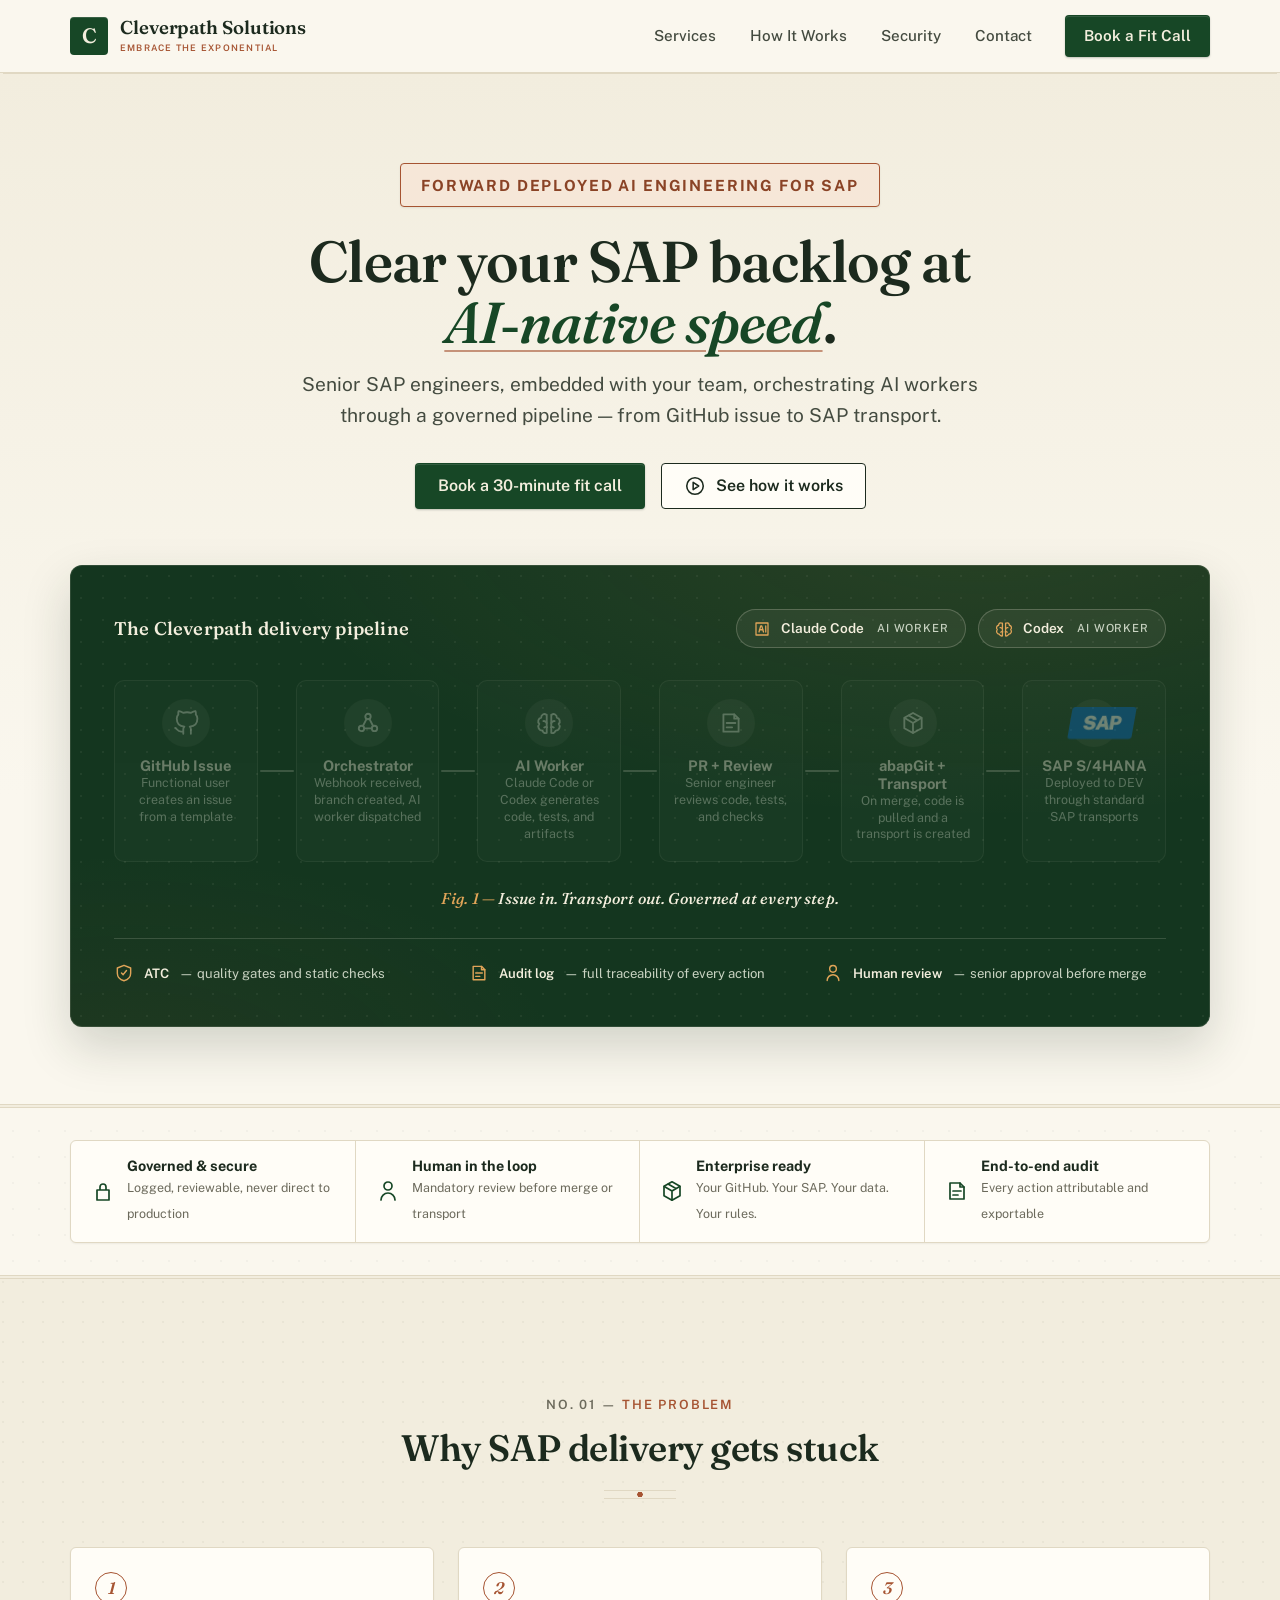
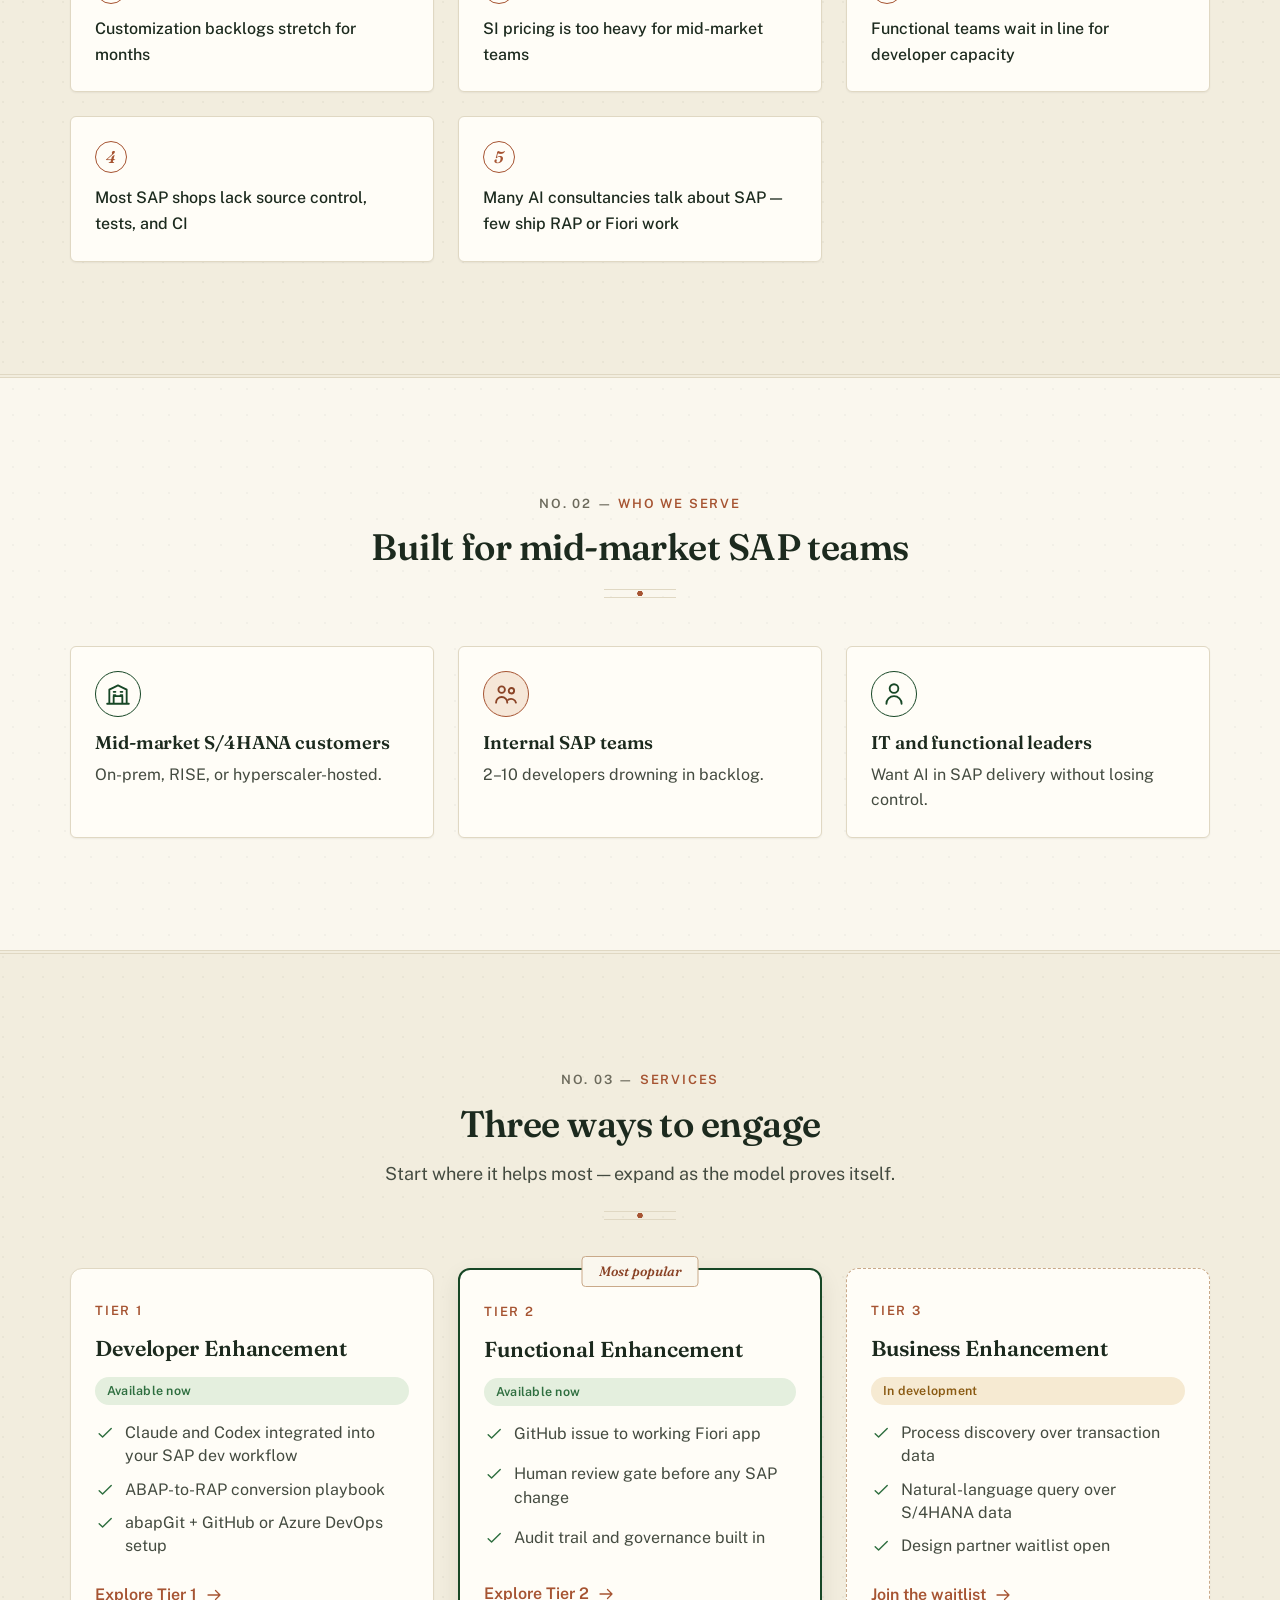
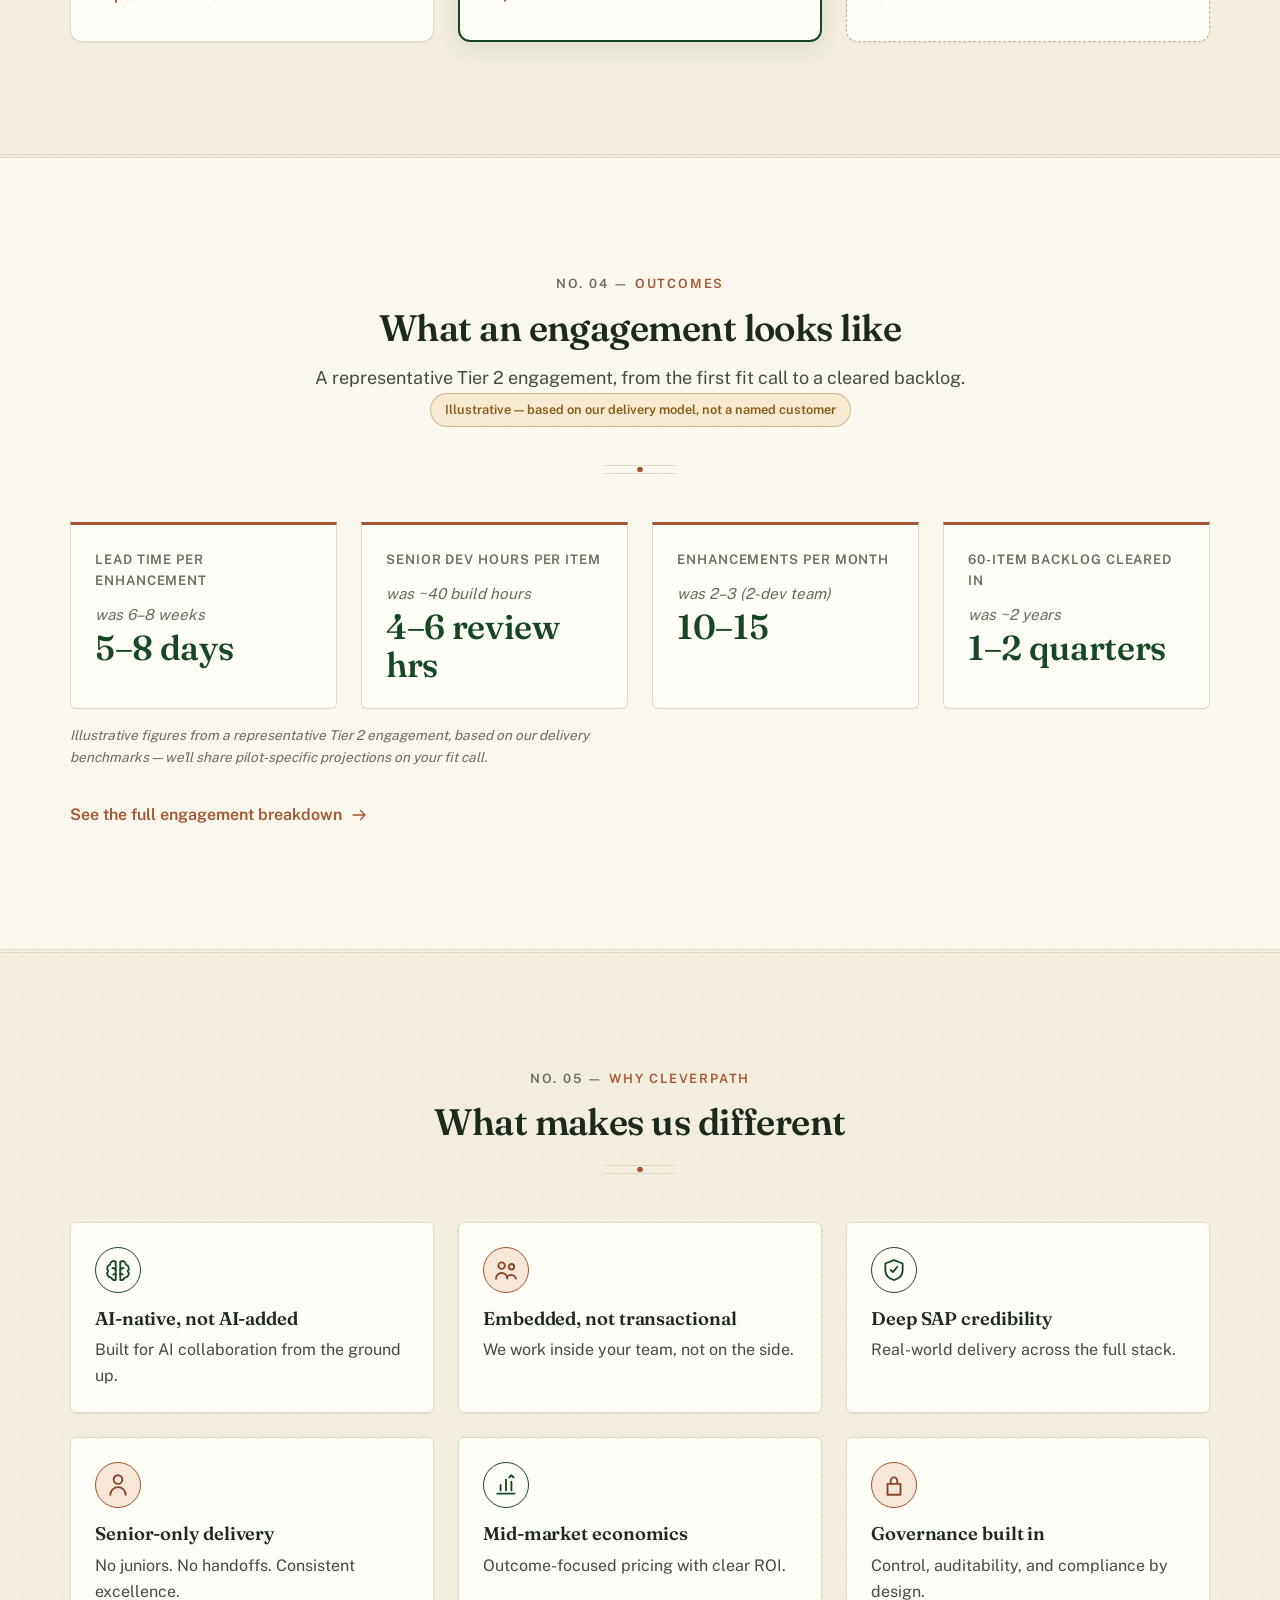
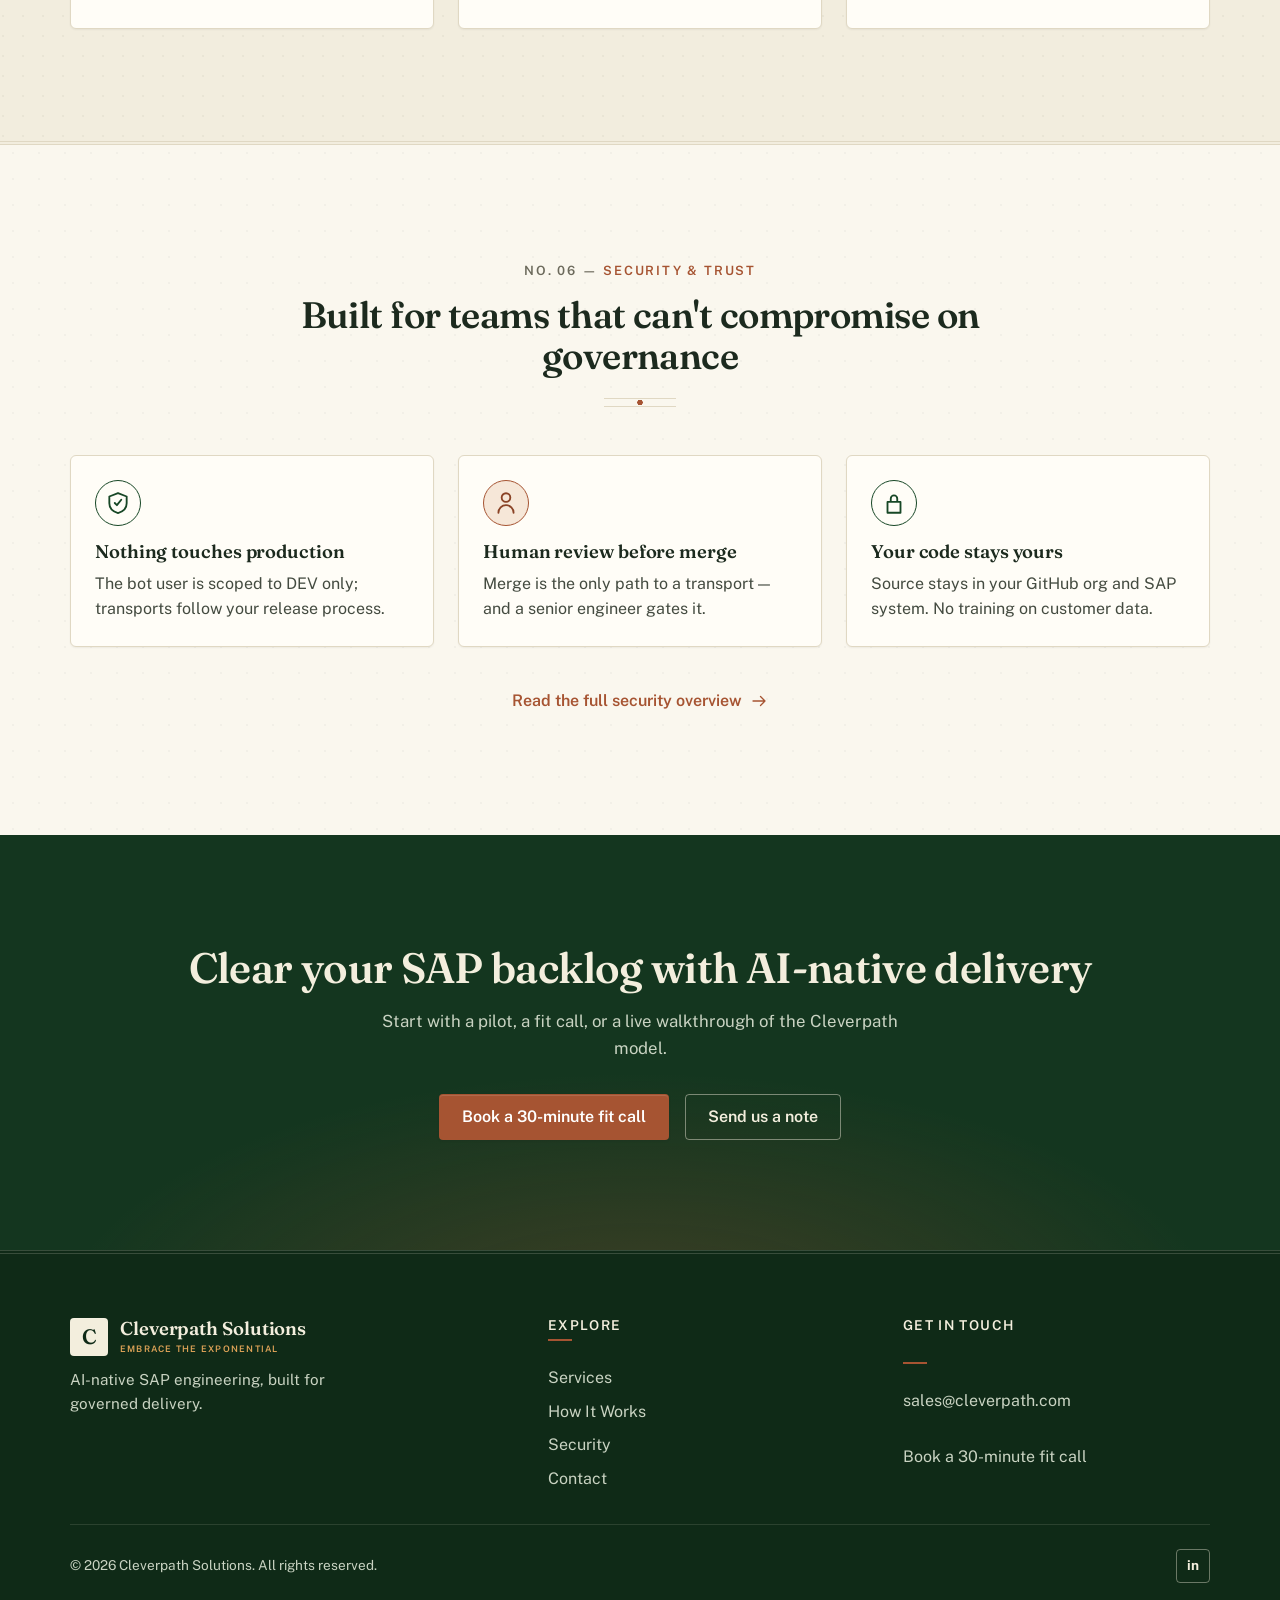
<file: index.html>
<!doctype html>
<html lang="en">
  <head>
    <meta charset="utf-8">
    <meta name="viewport" content="width=device-width, initial-scale=1">
    <title>Cleverpath Solutions — Forward Deployed AI Engineering for SAP</title>
    <meta
      name="description"
      content="Senior SAP engineers and AI workers, embedded with your team. Clear your S/4HANA customization backlog through a governed GitHub-to-transport pipeline."
    >
    <link rel="canonical" href="https://cleverpath.com/">
    <meta property="og:type" content="website">
    <meta property="og:url" content="https://cleverpath.com/">
    <meta property="og:title" content="Cleverpath Solutions — Forward Deployed AI Engineering for SAP">
    <meta property="og:description" content="Senior SAP engineers and AI workers, embedded with your team. Clear your S/4HANA backlog through a governed GitHub-to-transport pipeline.">
    <meta property="og:image" content="https://cleverpath.com/assets/og-image.png">
    <meta property="og:image:width" content="1200">
    <meta property="og:image:height" content="630">
    <meta property="og:image:alt" content="Cleverpath Solutions — Forward Deployed AI Engineering for SAP">
    <meta name="twitter:card" content="summary_large_image">
    <meta name="twitter:image" content="https://cleverpath.com/assets/og-image.png">
    <link rel="icon" href="/assets/favicon.svg" type="image/svg+xml">
    <link rel="preload" as="font" type="font/woff2" crossorigin href="/assets/fonts/FrauncesVariable.woff2">
    <link rel="preload" as="font" type="font/woff2" crossorigin href="/assets/fonts/PublicSansVariable.woff2">
    <link rel="stylesheet" href="/css/main.css?v=20260611-3">
    <script>
      // Redirect old single-page deep links to their new pages.
      (function () {
        var map = {
          "#services": "/services",
          "#pipeline": "/how-it-works",
          "#security": "/security",
          "#contact": "/contact"
        };
        var target = map[location.hash];
        if (target) location.replace(target);
      })();
    </script>
    <script type="application/ld+json">
    {
      "@context": "https://schema.org",
      "@type": "ProfessionalService",
      "name": "Cleverpath Solutions",
      "url": "https://cleverpath.com/",
      "logo": "https://cleverpath.com/assets/logo.png",
      "email": "sales@cleverpath.com",
      "slogan": "Forward Deployed AI Engineering for SAP",
      "description": "Cleverpath Solutions embeds senior SAP engineers with AI workers to clear S/4HANA delivery backlogs while keeping SAP teams in control."
    }
    </script>
    <script src="/js/main.js?v=20260611-1" defer></script>
    <script src="/js/pipeline.js?v=20260611-2" defer></script>
  </head>
  <body data-page="home">
    <a class="skip-link" href="#main">Skip to content</a>

    <!-- BEGIN shared header -->
    <header class="site-header">
      <div class="shell nav-wrap">
        <a class="brand" href="/" aria-label="Cleverpath Solutions home">
          <span class="brand-mark" aria-hidden="true">C</span>
          <span class="brand-copy">
            <span class="brand-name">Cleverpath Solutions</span>
            <span class="brand-tagline">Embrace the exponential</span>
          </span>
        </a>
        <button class="nav-toggle" aria-expanded="false" aria-controls="site-nav" aria-label="Menu">
          <svg class="open-glyph" viewBox="0 0 24 24" aria-hidden="true"><path d="M4 7h16M4 12h16M4 17h16"/></svg>
          <svg class="close-glyph" viewBox="0 0 24 24" aria-hidden="true"><path d="m6 6 12 12M18 6 6 18"/></svg>
        </button>
        <nav class="site-nav" id="site-nav" aria-label="Primary">
          <a href="/services">Services</a>
          <a href="/how-it-works">How It Works</a>
          <a href="/security">Security</a>
          <a href="/contact">Contact</a>
          <a class="btn btn-primary" href="https://cal.com/cleverpath-waftpa/fit-call">Book a Fit Call</a>
        </nav>
      </div>
    </header>
    <!-- END shared header -->

    <main id="main">
      <!-- Hero -->
      <section class="hero">
        <div class="shell">
          <div class="hero-copy">
            <span class="eyebrow">Forward Deployed AI Engineering for SAP</span>
            <h1>Clear your SAP backlog at <em class="accent-phrase">AI&#8209;native speed</em>.</h1>
            <p class="lede">
              Senior SAP engineers, embedded with your team, orchestrating AI workers
              through a governed pipeline — from GitHub issue to SAP transport.
            </p>
            <div class="hero-ctas">
              <a class="btn btn-primary" href="https://cal.com/cleverpath-waftpa/fit-call">Book a 30-minute fit call</a>
              <a class="btn btn-secondary" href="/how-it-works">
                <svg class="icon" aria-hidden="true"><use href="/assets/icons.svg#icon-play"></use></svg>
                See how it works
              </a>
            </div>
          </div>

          <!-- Animated pipeline -->
          <div class="pipe-panel">
            <div class="pipe-head">
              <span class="pipe-title">The Cleverpath delivery pipeline</span>
              <div class="worker-pills">
                <span class="worker-pill">
                  <svg class="icon" aria-hidden="true"><use href="/assets/icons.svg#icon-ai"></use></svg>
                  Claude Code&nbsp;<small>AI worker</small>
                </span>
                <span class="worker-pill">
                  <svg class="icon" aria-hidden="true"><use href="/assets/icons.svg#icon-brain"></use></svg>
                  Codex&nbsp;<small>AI worker</small>
                </span>
              </div>
            </div>

            <p class="visually-hidden">
              How delivery flows: a functional user opens a GitHub issue; the Cleverpath
              orchestrator creates a branch and dispatches an AI worker; the AI worker
              generates code, tests, and artifacts; a senior engineer reviews the pull
              request; on merge the code is pulled into SAP via abapGit and a transport
              is created; the change is deployed to DEV through standard SAP transports.
            </p>

            <ol class="pipe" data-pipe aria-hidden="false">
              <li class="pipe-node">
                <span class="node-check" aria-hidden="true"><svg class="icon"><use href="/assets/icons.svg#icon-check"></use></svg></span>
                <span class="node-icon"><svg class="icon" aria-hidden="true"><use href="/assets/icons.svg#icon-github"></use></svg></span>
                <span class="node-text">
                  <h3>GitHub Issue</h3>
                  <p>Functional user creates an issue from a template</p>
                </span>
              </li>
              <li class="pipe-link" aria-hidden="true"></li>
              <li class="pipe-node">
                <span class="node-check" aria-hidden="true"><svg class="icon"><use href="/assets/icons.svg#icon-check"></use></svg></span>
                <span class="node-icon"><svg class="icon" aria-hidden="true"><use href="/assets/icons.svg#icon-network"></use></svg></span>
                <span class="node-text">
                  <h3>Orchestrator</h3>
                  <p>Webhook received, branch created, AI worker dispatched</p>
                </span>
              </li>
              <li class="pipe-link" aria-hidden="true"></li>
              <li class="pipe-node">
                <span class="node-check" aria-hidden="true"><svg class="icon"><use href="/assets/icons.svg#icon-check"></use></svg></span>
                <span class="node-icon"><svg class="icon" aria-hidden="true"><use href="/assets/icons.svg#icon-brain"></use></svg></span>
                <span class="node-text">
                  <h3>AI Worker</h3>
                  <p>Claude Code or Codex generates code, tests, and artifacts</p>
                </span>
              </li>
              <li class="pipe-link" aria-hidden="true"></li>
              <li class="pipe-node">
                <span class="node-check" aria-hidden="true"><svg class="icon"><use href="/assets/icons.svg#icon-check"></use></svg></span>
                <span class="node-icon"><svg class="icon" aria-hidden="true"><use href="/assets/icons.svg#icon-review"></use></svg></span>
                <span class="node-text">
                  <h3>PR + Review</h3>
                  <p>Senior engineer reviews code, tests, and checks</p>
                </span>
              </li>
              <li class="pipe-link" aria-hidden="true"></li>
              <li class="pipe-node">
                <span class="node-check" aria-hidden="true"><svg class="icon"><use href="/assets/icons.svg#icon-check"></use></svg></span>
                <span class="node-icon"><svg class="icon" aria-hidden="true"><use href="/assets/icons.svg#icon-box"></use></svg></span>
                <span class="node-text">
                  <h3>abapGit + Transport</h3>
                  <p>On merge, code is pulled and a transport is created</p>
                </span>
              </li>
              <li class="pipe-link" aria-hidden="true"></li>
              <li class="pipe-node">
                <span class="node-check" aria-hidden="true"><svg class="icon"><use href="/assets/icons.svg#icon-check"></use></svg></span>
                <span class="node-icon"><span class="sap-chip" aria-hidden="true">SAP</span></span>
                <span class="node-text">
                  <h3>SAP S/4HANA</h3>
                  <p>Deployed to DEV through standard SAP transports</p>
                </span>
              </li>
            </ol>

            <p class="pipe-caption" data-pipe-caption data-default="Issue in. Transport out. Governed at every step." aria-hidden="true">
              Issue in. Transport out. Governed at every step.
            </p>

            <div class="pipe-controls">
              <span>
                <svg class="icon" aria-hidden="true"><use href="/assets/icons.svg#icon-shield"></use></svg>
                <span><strong>ATC</strong> — quality gates and static checks</span>
              </span>
              <span>
                <svg class="icon" aria-hidden="true"><use href="/assets/icons.svg#icon-review"></use></svg>
                <span><strong>Audit log</strong> — full traceability of every action</span>
              </span>
              <span>
                <svg class="icon" aria-hidden="true"><use href="/assets/icons.svg#icon-person"></use></svg>
                <span><strong>Human review</strong> — senior approval before merge</span>
              </span>
            </div>
          </div>
        </div>
      </section>

      <!-- Trust strip -->
      <section class="section" aria-label="Governance guarantees" style="padding-block: 32px;">
        <div class="shell">
          <div class="trust-strip">
            <div>
              <svg class="icon" aria-hidden="true"><use href="/assets/icons.svg#icon-lock"></use></svg>
              <span><strong>Governed &amp; secure</strong><small>Logged, reviewable, never direct to production</small></span>
            </div>
            <div>
              <svg class="icon" aria-hidden="true"><use href="/assets/icons.svg#icon-person"></use></svg>
              <span><strong>Human in the loop</strong><small>Mandatory review before merge or transport</small></span>
            </div>
            <div>
              <svg class="icon" aria-hidden="true"><use href="/assets/icons.svg#icon-box"></use></svg>
              <span><strong>Enterprise ready</strong><small>Your GitHub. Your SAP. Your data. Your rules.</small></span>
            </div>
            <div>
              <svg class="icon" aria-hidden="true"><use href="/assets/icons.svg#icon-review"></use></svg>
              <span><strong>End-to-end audit</strong><small>Every action attributable and exportable</small></span>
            </div>
          </div>
        </div>
      </section>

      <!-- Pain points -->
      <section class="section section-alt">
        <div class="shell">
          <div class="section-head center">
            <span class="eyebrow">The problem</span>
            <h2>Why SAP delivery gets stuck</h2>
          </div>
          <div class="grid-3">
            <div class="num-card">
              <span class="num">1</span>
              <p>Customization backlogs stretch for months</p>
            </div>
            <div class="num-card">
              <span class="num">2</span>
              <p>SI pricing is too heavy for mid-market teams</p>
            </div>
            <div class="num-card">
              <span class="num">3</span>
              <p>Functional teams wait in line for developer capacity</p>
            </div>
            <div class="num-card">
              <span class="num">4</span>
              <p>Most SAP shops lack source control, tests, and CI</p>
            </div>
            <div class="num-card">
              <span class="num">5</span>
              <p>Many AI consultancies talk about SAP — few ship RAP or Fiori work</p>
            </div>
          </div>
        </div>
      </section>

      <!-- Who we serve -->
      <section class="section">
        <div class="shell">
          <div class="section-head center">
            <span class="eyebrow">Who we serve</span>
            <h2>Built for mid-market SAP teams</h2>
          </div>
          <div class="grid-3">
            <div class="card">
              <span class="card-icon"><svg class="icon" aria-hidden="true"><use href="/assets/icons.svg#icon-building"></use></svg></span>
              <h3>Mid-market S/4HANA customers</h3>
              <p>On-prem, RISE, or hyperscaler-hosted.</p>
            </div>
            <div class="card">
              <span class="card-icon"><svg class="icon" aria-hidden="true"><use href="/assets/icons.svg#icon-users"></use></svg></span>
              <h3>Internal SAP teams</h3>
              <p>2–10 developers drowning in backlog.</p>
            </div>
            <div class="card">
              <span class="card-icon"><svg class="icon" aria-hidden="true"><use href="/assets/icons.svg#icon-person"></use></svg></span>
              <h3>IT and functional leaders</h3>
              <p>Want AI in SAP delivery without losing control.</p>
            </div>
          </div>
        </div>
      </section>

      <!-- Services teaser -->
      <section class="section section-alt">
        <div class="shell">
          <div class="section-head center">
            <span class="eyebrow">Services</span>
            <h2>Three ways to engage</h2>
            <p class="lede">Start where it helps most — expand as the model proves itself.</p>
          </div>
          <div class="tier-grid">
            <div class="tier-card">
              <span class="tier-kicker">Tier 1</span>
              <h3>Developer Enhancement</h3>
              <span class="badge badge-success">Available now</span>
              <ul class="check-list">
                <li><svg class="icon" aria-hidden="true"><use href="/assets/icons.svg#icon-check"></use></svg>Claude and Codex integrated into your SAP dev workflow</li>
                <li><svg class="icon" aria-hidden="true"><use href="/assets/icons.svg#icon-check"></use></svg>ABAP-to-RAP conversion playbook</li>
                <li><svg class="icon" aria-hidden="true"><use href="/assets/icons.svg#icon-check"></use></svg>abapGit + GitHub or Azure DevOps setup</li>
              </ul>
              <a class="btn-ghost" href="/services">Explore Tier 1 <svg class="icon" aria-hidden="true"><use href="/assets/icons.svg#icon-arrow"></use></svg></a>
            </div>
            <div class="tier-card highlighted">
              <span class="tier-flag">Most popular</span>
              <span class="tier-kicker">Tier 2</span>
              <h3>Functional Enhancement</h3>
              <span class="badge badge-success">Available now</span>
              <ul class="check-list">
                <li><svg class="icon" aria-hidden="true"><use href="/assets/icons.svg#icon-check"></use></svg>GitHub issue to working Fiori app</li>
                <li><svg class="icon" aria-hidden="true"><use href="/assets/icons.svg#icon-check"></use></svg>Human review gate before any SAP change</li>
                <li><svg class="icon" aria-hidden="true"><use href="/assets/icons.svg#icon-check"></use></svg>Audit trail and governance built in</li>
              </ul>
              <a class="btn-ghost" href="/services">Explore Tier 2 <svg class="icon" aria-hidden="true"><use href="/assets/icons.svg#icon-arrow"></use></svg></a>
            </div>
            <div class="tier-card waitlist">
              <span class="tier-kicker">Tier 3</span>
              <h3>Business Enhancement</h3>
              <span class="badge badge-amber">In development</span>
              <ul class="check-list">
                <li><svg class="icon" aria-hidden="true"><use href="/assets/icons.svg#icon-check"></use></svg>Process discovery over transaction data</li>
                <li><svg class="icon" aria-hidden="true"><use href="/assets/icons.svg#icon-check"></use></svg>Natural-language query over S/4HANA data</li>
                <li><svg class="icon" aria-hidden="true"><use href="/assets/icons.svg#icon-check"></use></svg>Design partner waitlist open</li>
              </ul>
              <a class="btn-ghost" href="/services">Join the waitlist <svg class="icon" aria-hidden="true"><use href="/assets/icons.svg#icon-arrow"></use></svg></a>
            </div>
          </div>
        </div>
      </section>

      <!-- ROI summary -->
      <section class="section">
        <div class="shell">
          <div class="section-head center">
            <span class="eyebrow">Outcomes</span>
            <h2>What an engagement looks like</h2>
            <p class="lede">
              A representative Tier 2 engagement, from the first fit call to a cleared backlog.
            </p>
            <p class="illustrative-pill">
              Illustrative — based on our delivery model, not a named customer
            </p>
          </div>
          <div class="stat-grid">
            <div class="stat">
              <span class="stat-label">Lead time per enhancement</span>
              <span class="stat-before">6–8 weeks</span>
              <span class="stat-after">5–8 days</span>
            </div>
            <div class="stat">
              <span class="stat-label">Senior dev hours per item</span>
              <span class="stat-before">~40 build hours</span>
              <span class="stat-after">4–6 review hrs</span>
            </div>
            <div class="stat">
              <span class="stat-label">Enhancements per month</span>
              <span class="stat-before">2–3 (2-dev team)</span>
              <span class="stat-after">10–15</span>
            </div>
            <div class="stat">
              <span class="stat-label">60-item backlog cleared in</span>
              <span class="stat-before">~2 years</span>
              <span class="stat-after">1–2 quarters</span>
            </div>
          </div>
          <p class="fineprint">
            Illustrative figures from a representative Tier 2 engagement, based on our delivery
            benchmarks — we'll share pilot-specific projections on your fit call.
          </p>
          <div class="hero-ctas" style="justify-content: flex-start; margin-top: 24px;">
            <a class="btn-ghost" href="/services#engagement">See the full engagement breakdown <svg class="icon" aria-hidden="true"><use href="/assets/icons.svg#icon-arrow"></use></svg></a>
          </div>
        </div>
      </section>

      <!-- Differentiators -->
      <section id="why" class="section section-alt">
        <div class="shell">
          <div class="section-head center">
            <span class="eyebrow">Why Cleverpath</span>
            <h2>What makes us different</h2>
          </div>
          <div class="grid-3">
            <div class="card">
              <span class="card-icon"><svg class="icon" aria-hidden="true"><use href="/assets/icons.svg#icon-brain"></use></svg></span>
              <h3>AI-native, not AI-added</h3>
              <p>Built for AI collaboration from the ground up.</p>
            </div>
            <div class="card">
              <span class="card-icon"><svg class="icon" aria-hidden="true"><use href="/assets/icons.svg#icon-users"></use></svg></span>
              <h3>Embedded, not transactional</h3>
              <p>We work inside your team, not on the side.</p>
            </div>
            <div class="card">
              <span class="card-icon"><svg class="icon" aria-hidden="true"><use href="/assets/icons.svg#icon-shield"></use></svg></span>
              <h3>Deep SAP credibility</h3>
              <p>Real-world delivery across the full stack.</p>
            </div>
            <div class="card">
              <span class="card-icon"><svg class="icon" aria-hidden="true"><use href="/assets/icons.svg#icon-person"></use></svg></span>
              <h3>Senior-only delivery</h3>
              <p>No juniors. No handoffs. Consistent excellence.</p>
            </div>
            <div class="card">
              <span class="card-icon"><svg class="icon" aria-hidden="true"><use href="/assets/icons.svg#icon-chart"></use></svg></span>
              <h3>Mid-market economics</h3>
              <p>Outcome-focused pricing with clear ROI.</p>
            </div>
            <div class="card">
              <span class="card-icon"><svg class="icon" aria-hidden="true"><use href="/assets/icons.svg#icon-lock"></use></svg></span>
              <h3>Governance built in</h3>
              <p>Control, auditability, and compliance by design.</p>
            </div>
          </div>
        </div>
      </section>

      <!-- Security teaser -->
      <section class="section">
        <div class="shell">
          <div class="section-head center">
            <span class="eyebrow">Security &amp; trust</span>
            <h2>Built for teams that can't compromise on governance</h2>
          </div>
          <div class="grid-3">
            <div class="card">
              <span class="card-icon"><svg class="icon" aria-hidden="true"><use href="/assets/icons.svg#icon-shield"></use></svg></span>
              <h3>Nothing touches production</h3>
              <p>The bot user is scoped to DEV only; transports follow your release process.</p>
            </div>
            <div class="card">
              <span class="card-icon"><svg class="icon" aria-hidden="true"><use href="/assets/icons.svg#icon-person"></use></svg></span>
              <h3>Human review before merge</h3>
              <p>Merge is the only path to a transport — and a senior engineer gates it.</p>
            </div>
            <div class="card">
              <span class="card-icon"><svg class="icon" aria-hidden="true"><use href="/assets/icons.svg#icon-lock"></use></svg></span>
              <h3>Your code stays yours</h3>
              <p>Source stays in your GitHub org and SAP system. No training on customer data.</p>
            </div>
          </div>
          <div class="hero-ctas">
            <a class="btn-ghost" href="/security">Read the full security overview <svg class="icon" aria-hidden="true"><use href="/assets/icons.svg#icon-arrow"></use></svg></a>
          </div>
        </div>
      </section>

      <!-- Closing CTA -->
      <section class="closing">
        <div class="shell">
          <h2>Clear your SAP backlog with AI-native delivery</h2>
          <p>Start with a pilot, a fit call, or a live walkthrough of the Cleverpath model.</p>
          <div class="hero-ctas">
            <a class="btn btn-primary" href="https://cal.com/cleverpath-waftpa/fit-call">Book a 30-minute fit call</a>
            <a class="btn btn-secondary" href="/contact">Send us a note</a>
          </div>
        </div>
      </section>
    </main>

    <!-- BEGIN shared footer -->
    <footer class="site-footer">
      <div class="shell">
        <div class="footer-grid">
          <div>
            <a class="brand" href="/" aria-label="Cleverpath Solutions home">
              <span class="brand-mark" aria-hidden="true">C</span>
              <span class="brand-copy">
                <span class="brand-name">Cleverpath Solutions</span>
                <span class="brand-tagline">Embrace the exponential</span>
              </span>
            </a>
            <p class="footer-blurb">AI-native SAP engineering, built for governed delivery.</p>
          </div>
          <nav aria-label="Footer">
            <h3>Explore</h3>
            <a href="/services">Services</a>
            <a href="/how-it-works">How It Works</a>
            <a href="/security">Security</a>
            <a href="/contact">Contact</a>
          </nav>
          <div class="footer-contact">
            <h3>Get in touch</h3>
            <a href="mailto:sales@cleverpath.com">sales@cleverpath.com</a>
            <a href="https://cal.com/cleverpath-waftpa/fit-call">Book a 30-minute fit call</a>
          </div>
        </div>
        <div class="footer-legal">
          <p>&copy; <span id="year">2026</span> Cleverpath Solutions. All rights reserved.</p>
          <a class="linkedin-chip" href="https://www.linkedin.com/" aria-label="LinkedIn">in</a>
        </div>
      </div>
    </footer>
    <!-- END shared footer -->
  </body>
</html>
</file>
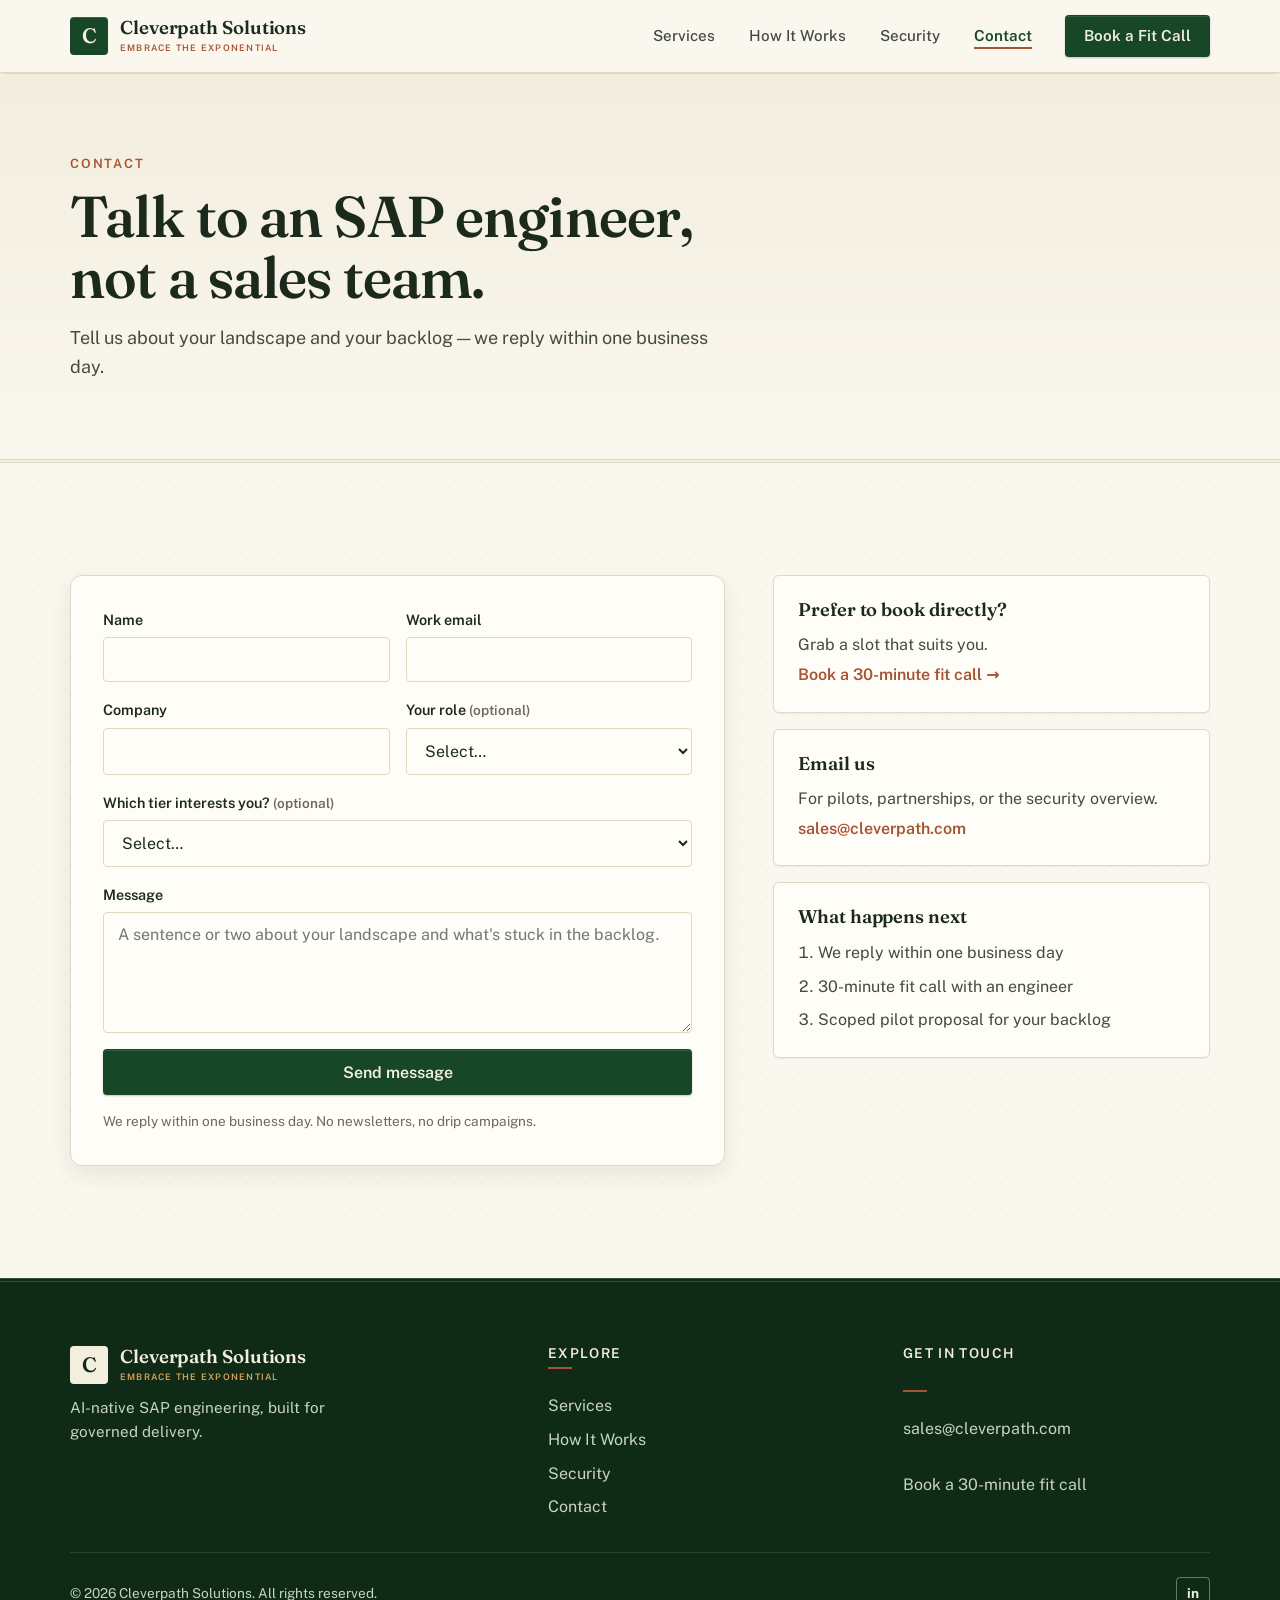
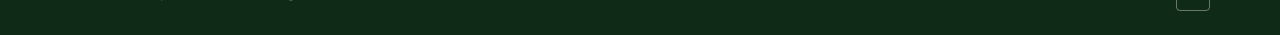
<file: contact.html>
<!doctype html>
<html lang="en">
  <head>
    <meta charset="utf-8">
    <meta name="viewport" content="width=device-width, initial-scale=1">
    <title>Contact — Cleverpath Solutions</title>
    <meta
      name="description"
      content="Book a 30-minute fit call or send a note. Talk to an SAP engineer, not a sales team."
    >
    <link rel="canonical" href="https://cleverpath.com/contact">
    <meta property="og:type" content="website">
    <meta property="og:url" content="https://cleverpath.com/contact">
    <meta property="og:title" content="Contact — Cleverpath Solutions">
    <meta property="og:description" content="Book a 30-minute fit call or send a note. Talk to an SAP engineer, not a sales team.">
    <meta property="og:image" content="https://cleverpath.com/assets/og-image.png">
    <meta property="og:image:width" content="1200">
    <meta property="og:image:height" content="630">
    <meta property="og:image:alt" content="Cleverpath Solutions — Forward Deployed AI Engineering for SAP">
    <meta name="twitter:card" content="summary_large_image">
    <meta name="twitter:image" content="https://cleverpath.com/assets/og-image.png">
    <link rel="icon" href="/assets/favicon.svg" type="image/svg+xml">
    <link rel="preload" as="font" type="font/woff2" crossorigin href="/assets/fonts/FrauncesVariable.woff2">
    <link rel="preload" as="font" type="font/woff2" crossorigin href="/assets/fonts/PublicSansVariable.woff2">
    <link rel="stylesheet" href="/css/main.css?v=20260611-3">
    <script src="/js/main.js?v=20260611-1" defer></script>
    <script src="/js/contact.js?v=20260611-1" defer></script>
  </head>
  <body data-page="contact">
    <a class="skip-link" href="#main">Skip to content</a>

    <!-- BEGIN shared header -->
    <header class="site-header">
      <div class="shell nav-wrap">
        <a class="brand" href="/" aria-label="Cleverpath Solutions home">
          <span class="brand-mark" aria-hidden="true">C</span>
          <span class="brand-copy">
            <span class="brand-name">Cleverpath Solutions</span>
            <span class="brand-tagline">Embrace the exponential</span>
          </span>
        </a>
        <button class="nav-toggle" aria-expanded="false" aria-controls="site-nav" aria-label="Menu">
          <svg class="open-glyph" viewBox="0 0 24 24" aria-hidden="true"><path d="M4 7h16M4 12h16M4 17h16"/></svg>
          <svg class="close-glyph" viewBox="0 0 24 24" aria-hidden="true"><path d="m6 6 12 12M18 6 6 18"/></svg>
        </button>
        <nav class="site-nav" id="site-nav" aria-label="Primary">
          <a href="/services">Services</a>
          <a href="/how-it-works">How It Works</a>
          <a href="/security">Security</a>
          <a href="/contact" aria-current="page">Contact</a>
          <a class="btn btn-primary" href="https://cal.com/cleverpath-waftpa/fit-call">Book a Fit Call</a>
        </nav>
      </div>
    </header>
    <!-- END shared header -->

    <main id="main">
      <section class="page-hero">
        <div class="shell">
          <div class="section-head">
            <span class="eyebrow">Contact</span>
            <h1>Talk to an SAP engineer, not a sales team.</h1>
            <p class="lede">
              Tell us about your landscape and your backlog — we reply within one business day.
            </p>
          </div>
        </div>
      </section>

      <section class="section">
        <div class="shell">
          <div class="form-grid">
            <form
              id="contact-form"
              class="contact-form"
              action="https://formsubmit.co/sales@cleverpath.com"
              method="POST"
            >
              <input type="hidden" name="_subject" value="Website inquiry - cleverpath.com">
              <input type="hidden" name="_template" value="table">
              <input type="hidden" name="_captcha" value="false">
              <input type="hidden" name="_next" value="https://cleverpath.com/thanks">
              <input type="text" name="_honey" style="display:none" tabindex="-1" autocomplete="off" aria-hidden="true">

              <div class="field-row">
                <div class="field">
                  <label for="cf-name">Name</label>
                  <input id="cf-name" name="name" type="text" autocomplete="name" required>
                </div>
                <div class="field">
                  <label for="cf-email">Work email</label>
                  <input id="cf-email" name="email" type="email" autocomplete="email" required>
                </div>
              </div>

              <div class="field-row">
                <div class="field">
                  <label for="cf-company">Company</label>
                  <input id="cf-company" name="company" type="text" autocomplete="organization" required>
                </div>
                <div class="field">
                  <label for="cf-role">Your role <span class="form-note">(optional)</span></label>
                  <select id="cf-role" name="role">
                    <option value="">Select…</option>
                    <option>IT leader</option>
                    <option>SAP team lead</option>
                    <option>Functional leader</option>
                    <option>Other</option>
                  </select>
                </div>
              </div>

              <div class="field">
                <label for="cf-tier">Which tier interests you? <span class="form-note">(optional)</span></label>
                <select id="cf-tier" name="tier_interest">
                  <option value="">Select…</option>
                  <option>Tier 1 — Developer Enhancement</option>
                  <option>Tier 2 — Functional Enhancement</option>
                  <option>Tier 3 — Business Enhancement (waitlist)</option>
                  <option>Not sure yet</option>
                </select>
              </div>

              <div class="field">
                <label for="cf-message">Message</label>
                <textarea id="cf-message" name="message" rows="5" required
                  placeholder="A sentence or two about your landscape and what's stuck in the backlog."></textarea>
              </div>

              <p class="form-error" data-form-error role="alert">
                Something went wrong sending your message. Please try again, or email
                <a href="mailto:sales@cleverpath.com">sales@cleverpath.com</a> directly.
              </p>

              <button class="btn btn-primary" type="submit">Send message</button>
              <p class="form-note">We reply within one business day. No newsletters, no drip campaigns.</p>
            </form>

            <aside class="contact-aside">
              <div class="card">
                <h3>Prefer to book directly?</h3>
                <p>Grab a slot that suits you.</p>
                <a href="https://cal.com/cleverpath-waftpa/fit-call">Book a 30-minute fit call →</a>
              </div>
              <div class="card">
                <h3>Email us</h3>
                <p>For pilots, partnerships, or the security overview.</p>
                <a href="mailto:sales@cleverpath.com">sales@cleverpath.com</a>
              </div>
              <div class="card">
                <h3>What happens next</h3>
                <ol class="next-steps">
                  <li>We reply within one business day</li>
                  <li>30-minute fit call with an engineer</li>
                  <li>Scoped pilot proposal for your backlog</li>
                </ol>
              </div>
            </aside>
          </div>
        </div>
      </section>
    </main>

    <!-- BEGIN shared footer -->
    <footer class="site-footer">
      <div class="shell">
        <div class="footer-grid">
          <div>
            <a class="brand" href="/" aria-label="Cleverpath Solutions home">
              <span class="brand-mark" aria-hidden="true">C</span>
              <span class="brand-copy">
                <span class="brand-name">Cleverpath Solutions</span>
                <span class="brand-tagline">Embrace the exponential</span>
              </span>
            </a>
            <p class="footer-blurb">AI-native SAP engineering, built for governed delivery.</p>
          </div>
          <nav aria-label="Footer">
            <h3>Explore</h3>
            <a href="/services">Services</a>
            <a href="/how-it-works">How It Works</a>
            <a href="/security">Security</a>
            <a href="/contact">Contact</a>
          </nav>
          <div class="footer-contact">
            <h3>Get in touch</h3>
            <a href="mailto:sales@cleverpath.com">sales@cleverpath.com</a>
            <a href="https://cal.com/cleverpath-waftpa/fit-call">Book a 30-minute fit call</a>
          </div>
        </div>
        <div class="footer-legal">
          <p>&copy; <span id="year">2026</span> Cleverpath Solutions. All rights reserved.</p>
          <a class="linkedin-chip" href="https://www.linkedin.com/" aria-label="LinkedIn">in</a>
        </div>
      </div>
    </footer>
    <!-- END shared footer -->
  </body>
</html>
</file>
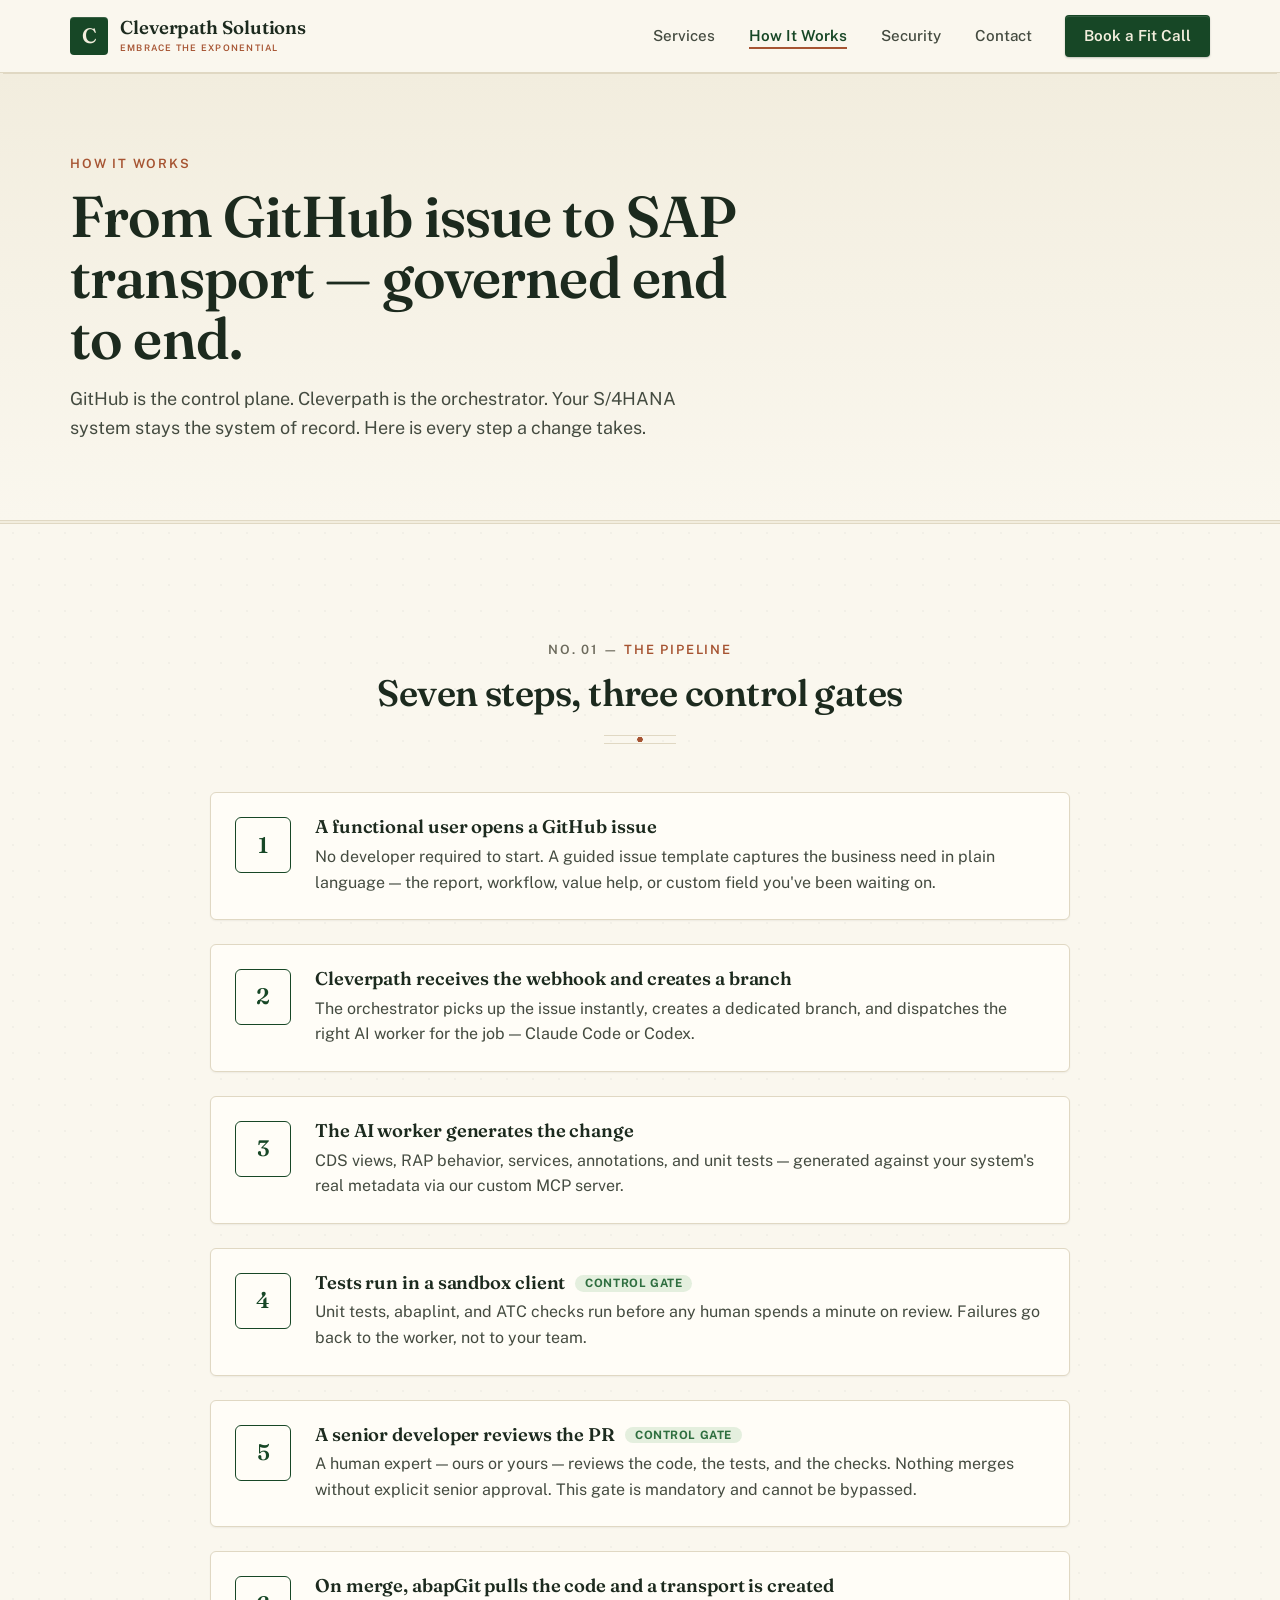
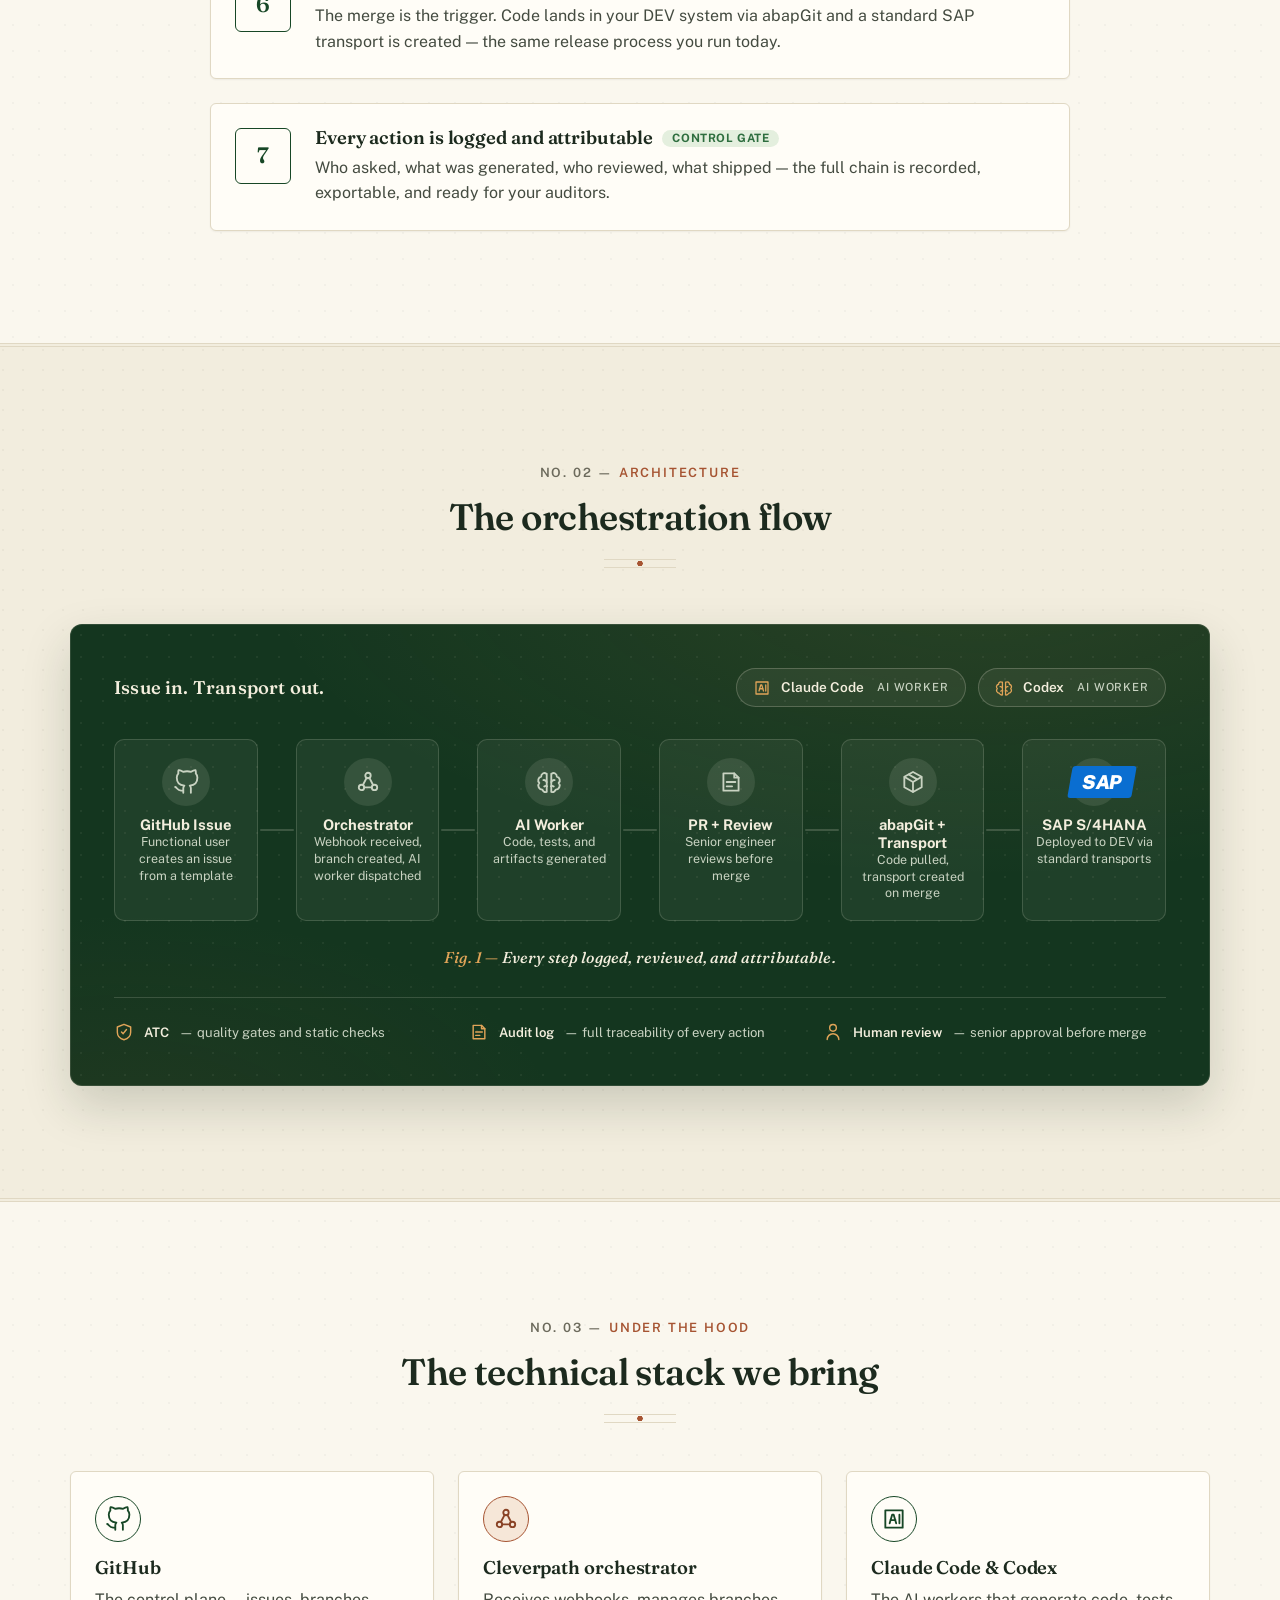
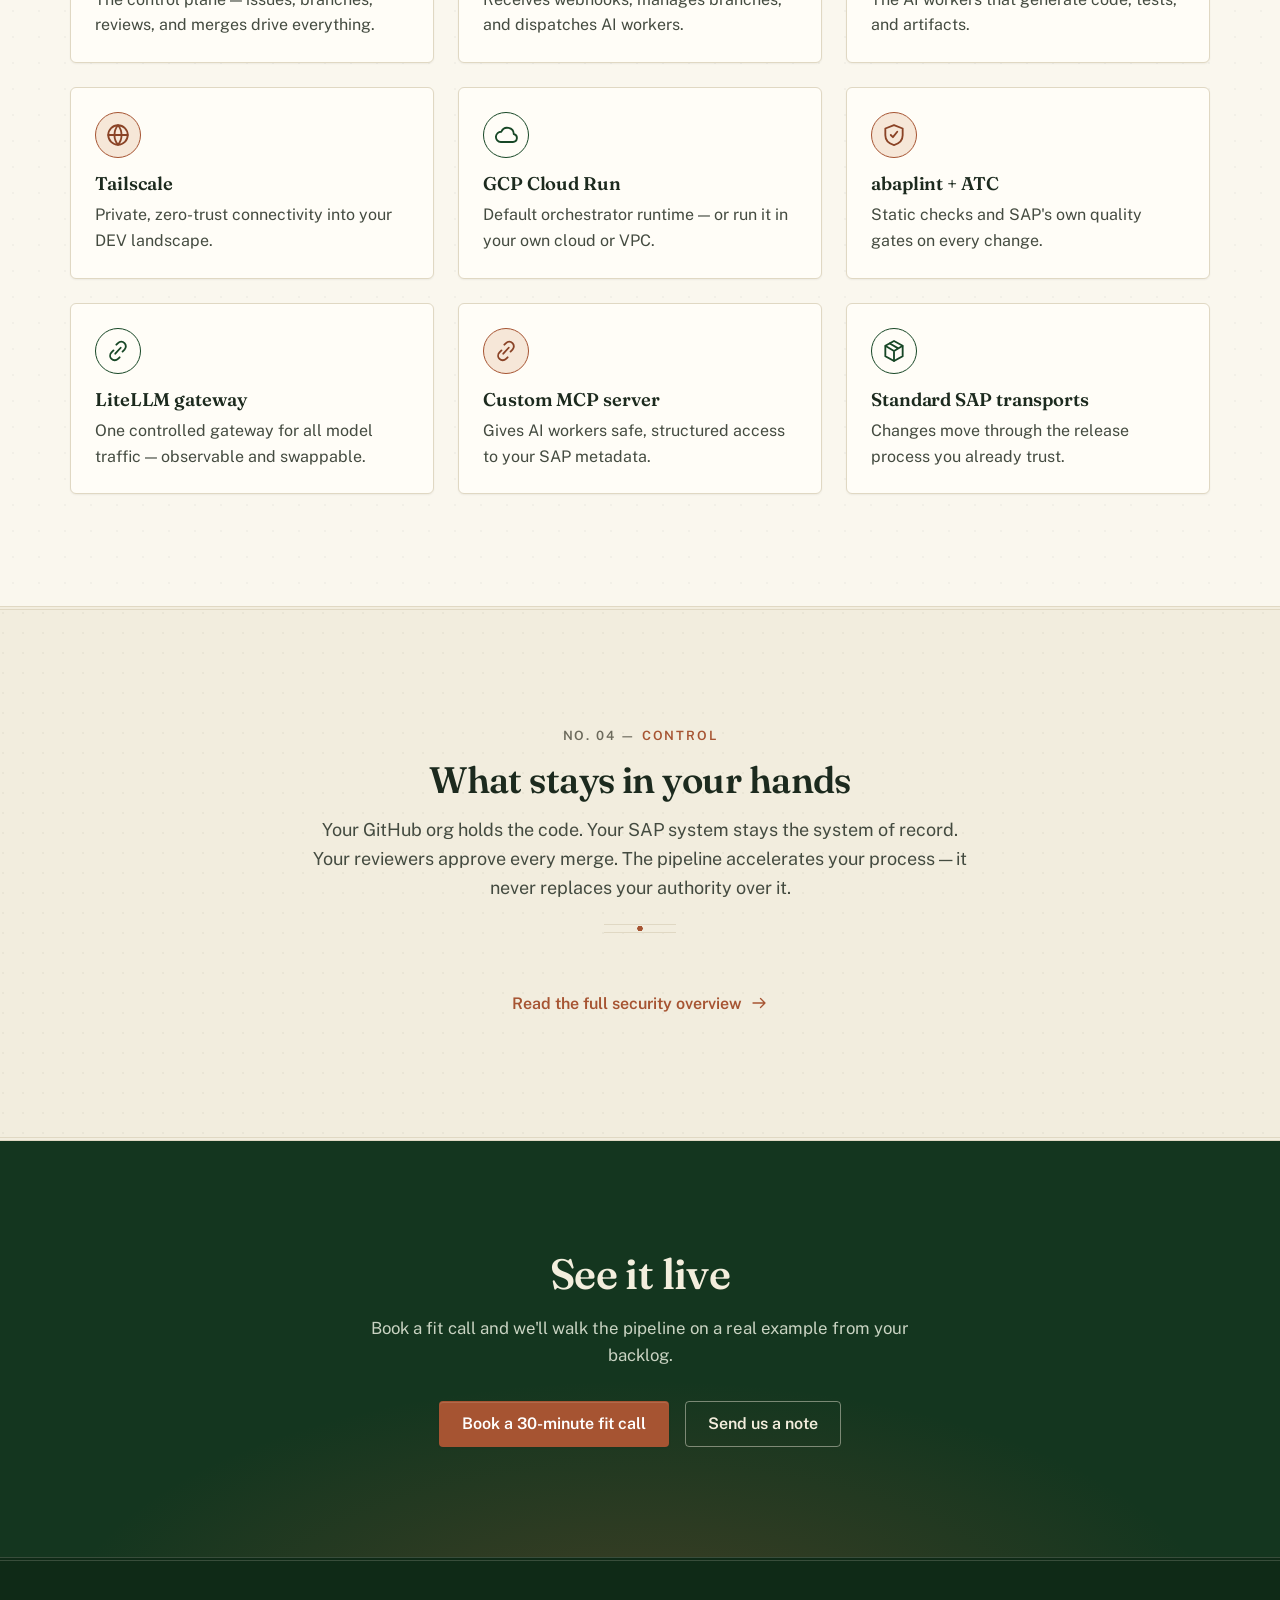
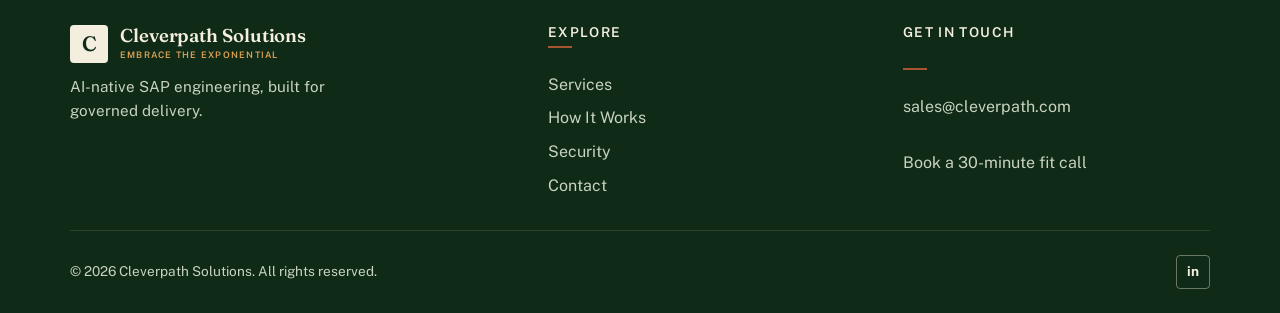
<file: how-it-works.html>
<!doctype html>
<html lang="en">
  <head>
    <meta charset="utf-8">
    <meta name="viewport" content="width=device-width, initial-scale=1">
    <title>How It Works: Issue to SAP Transport — Cleverpath Solutions</title>
    <meta
      name="description"
      content="From GitHub issue to SAP transport in seven governed steps — AI workers, human review gates, ATC checks, and a full audit trail."
    >
    <link rel="canonical" href="https://cleverpath.com/how-it-works">
    <meta property="og:type" content="website">
    <meta property="og:url" content="https://cleverpath.com/how-it-works">
    <meta property="og:title" content="How It Works: Issue to SAP Transport — Cleverpath Solutions">
    <meta property="og:description" content="From GitHub issue to SAP transport in seven governed steps — AI workers, human review gates, ATC checks, and a full audit trail.">
    <meta property="og:image" content="https://cleverpath.com/assets/og-image.png">
    <meta property="og:image:width" content="1200">
    <meta property="og:image:height" content="630">
    <meta property="og:image:alt" content="Cleverpath Solutions — Forward Deployed AI Engineering for SAP">
    <meta name="twitter:card" content="summary_large_image">
    <meta name="twitter:image" content="https://cleverpath.com/assets/og-image.png">
    <link rel="icon" href="/assets/favicon.svg" type="image/svg+xml">
    <link rel="preload" as="font" type="font/woff2" crossorigin href="/assets/fonts/FrauncesVariable.woff2">
    <link rel="preload" as="font" type="font/woff2" crossorigin href="/assets/fonts/PublicSansVariable.woff2">
    <link rel="stylesheet" href="/css/main.css?v=20260611-3">
    <script src="/js/main.js?v=20260611-1" defer></script>
    <script src="/js/pipeline.js?v=20260611-2" defer></script>
  </head>
  <body data-page="how-it-works">
    <a class="skip-link" href="#main">Skip to content</a>

    <!-- BEGIN shared header -->
    <header class="site-header">
      <div class="shell nav-wrap">
        <a class="brand" href="/" aria-label="Cleverpath Solutions home">
          <span class="brand-mark" aria-hidden="true">C</span>
          <span class="brand-copy">
            <span class="brand-name">Cleverpath Solutions</span>
            <span class="brand-tagline">Embrace the exponential</span>
          </span>
        </a>
        <button class="nav-toggle" aria-expanded="false" aria-controls="site-nav" aria-label="Menu">
          <svg class="open-glyph" viewBox="0 0 24 24" aria-hidden="true"><path d="M4 7h16M4 12h16M4 17h16"/></svg>
          <svg class="close-glyph" viewBox="0 0 24 24" aria-hidden="true"><path d="m6 6 12 12M18 6 6 18"/></svg>
        </button>
        <nav class="site-nav" id="site-nav" aria-label="Primary">
          <a href="/services">Services</a>
          <a href="/how-it-works" aria-current="page">How It Works</a>
          <a href="/security">Security</a>
          <a href="/contact">Contact</a>
          <a class="btn btn-primary" href="https://cal.com/cleverpath-waftpa/fit-call">Book a Fit Call</a>
        </nav>
      </div>
    </header>
    <!-- END shared header -->

    <main id="main">
      <section class="page-hero">
        <div class="shell">
          <div class="section-head">
            <span class="eyebrow">How it works</span>
            <h1>From GitHub issue to SAP transport — governed end to end.</h1>
            <p class="lede">
              GitHub is the control plane. Cleverpath is the orchestrator. Your S/4HANA
              system stays the system of record. Here is every step a change takes.
            </p>
          </div>
        </div>
      </section>

      <!-- 7 steps -->
      <section class="section">
        <div class="shell">
          <div class="section-head center">
            <span class="eyebrow">The pipeline</span>
            <h2>Seven steps, three control gates</h2>
          </div>
          <div class="step-rows" data-reveal>
            <div class="step-row">
              <span class="step-num">1</span>
              <div>
                <h3>A functional user opens a GitHub issue</h3>
                <p>No developer required to start. A guided issue template captures the business need in plain language — the report, workflow, value help, or custom field you've been waiting on.</p>
              </div>
            </div>
            <div class="step-row">
              <span class="step-num">2</span>
              <div>
                <h3>Cleverpath receives the webhook and creates a branch</h3>
                <p>The orchestrator picks up the issue instantly, creates a dedicated branch, and dispatches the right AI worker for the job — Claude Code or Codex.</p>
              </div>
            </div>
            <div class="step-row">
              <span class="step-num">3</span>
              <div>
                <h3>The AI worker generates the change</h3>
                <p>CDS views, RAP behavior, services, annotations, and unit tests — generated against your system's real metadata via our custom MCP server.</p>
              </div>
            </div>
            <div class="step-row">
              <span class="step-num">4</span>
              <div>
                <h3>Tests run in a sandbox client <span class="gate-tag">Control gate</span></h3>
                <p>Unit tests, abaplint, and ATC checks run before any human spends a minute on review. Failures go back to the worker, not to your team.</p>
              </div>
            </div>
            <div class="step-row">
              <span class="step-num">5</span>
              <div>
                <h3>A senior developer reviews the PR <span class="gate-tag">Control gate</span></h3>
                <p>A human expert — ours or yours — reviews the code, the tests, and the checks. Nothing merges without explicit senior approval. This gate is mandatory and cannot be bypassed.</p>
              </div>
            </div>
            <div class="step-row">
              <span class="step-num">6</span>
              <div>
                <h3>On merge, abapGit pulls the code and a transport is created</h3>
                <p>The merge is the trigger. Code lands in your DEV system via abapGit and a standard SAP transport is created — the same release process you run today.</p>
              </div>
            </div>
            <div class="step-row">
              <span class="step-num">7</span>
              <div>
                <h3>Every action is logged and attributable <span class="gate-tag">Control gate</span></h3>
                <p>Who asked, what was generated, who reviewed, what shipped — the full chain is recorded, exportable, and ready for your auditors.</p>
              </div>
            </div>
          </div>
        </div>
      </section>

      <!-- Architecture -->
      <section class="section section-alt">
        <div class="shell">
          <div class="section-head center">
            <span class="eyebrow">Architecture</span>
            <h2>The orchestration flow</h2>
          </div>
          <div class="pipe-panel">
            <div class="pipe-head">
              <span class="pipe-title">Issue in. Transport out.</span>
              <div class="worker-pills">
                <span class="worker-pill">
                  <svg class="icon" aria-hidden="true"><use href="/assets/icons.svg#icon-ai"></use></svg>
                  Claude Code&nbsp;<small>AI worker</small>
                </span>
                <span class="worker-pill">
                  <svg class="icon" aria-hidden="true"><use href="/assets/icons.svg#icon-brain"></use></svg>
                  Codex&nbsp;<small>AI worker</small>
                </span>
              </div>
            </div>
            <ol class="pipe" data-pipe>
              <li class="pipe-node">
                <span class="node-check" aria-hidden="true"><svg class="icon"><use href="/assets/icons.svg#icon-check"></use></svg></span>
                <span class="node-icon"><svg class="icon" aria-hidden="true"><use href="/assets/icons.svg#icon-github"></use></svg></span>
                <span class="node-text">
                  <h3>GitHub Issue</h3>
                  <p>Functional user creates an issue from a template</p>
                </span>
              </li>
              <li class="pipe-link" aria-hidden="true"></li>
              <li class="pipe-node">
                <span class="node-check" aria-hidden="true"><svg class="icon"><use href="/assets/icons.svg#icon-check"></use></svg></span>
                <span class="node-icon"><svg class="icon" aria-hidden="true"><use href="/assets/icons.svg#icon-network"></use></svg></span>
                <span class="node-text">
                  <h3>Orchestrator</h3>
                  <p>Webhook received, branch created, AI worker dispatched</p>
                </span>
              </li>
              <li class="pipe-link" aria-hidden="true"></li>
              <li class="pipe-node">
                <span class="node-check" aria-hidden="true"><svg class="icon"><use href="/assets/icons.svg#icon-check"></use></svg></span>
                <span class="node-icon"><svg class="icon" aria-hidden="true"><use href="/assets/icons.svg#icon-brain"></use></svg></span>
                <span class="node-text">
                  <h3>AI Worker</h3>
                  <p>Code, tests, and artifacts generated</p>
                </span>
              </li>
              <li class="pipe-link" aria-hidden="true"></li>
              <li class="pipe-node">
                <span class="node-check" aria-hidden="true"><svg class="icon"><use href="/assets/icons.svg#icon-check"></use></svg></span>
                <span class="node-icon"><svg class="icon" aria-hidden="true"><use href="/assets/icons.svg#icon-review"></use></svg></span>
                <span class="node-text">
                  <h3>PR + Review</h3>
                  <p>Senior engineer reviews before merge</p>
                </span>
              </li>
              <li class="pipe-link" aria-hidden="true"></li>
              <li class="pipe-node">
                <span class="node-check" aria-hidden="true"><svg class="icon"><use href="/assets/icons.svg#icon-check"></use></svg></span>
                <span class="node-icon"><svg class="icon" aria-hidden="true"><use href="/assets/icons.svg#icon-box"></use></svg></span>
                <span class="node-text">
                  <h3>abapGit + Transport</h3>
                  <p>Code pulled, transport created on merge</p>
                </span>
              </li>
              <li class="pipe-link" aria-hidden="true"></li>
              <li class="pipe-node">
                <span class="node-check" aria-hidden="true"><svg class="icon"><use href="/assets/icons.svg#icon-check"></use></svg></span>
                <span class="node-icon"><span class="sap-chip" aria-hidden="true">SAP</span></span>
                <span class="node-text">
                  <h3>SAP S/4HANA</h3>
                  <p>Deployed to DEV via standard transports</p>
                </span>
              </li>
            </ol>
            <p class="pipe-caption" data-pipe-caption data-default="Every step logged, reviewed, and attributable." aria-hidden="true">
              Every step logged, reviewed, and attributable.
            </p>
            <div class="pipe-controls">
              <span>
                <svg class="icon" aria-hidden="true"><use href="/assets/icons.svg#icon-shield"></use></svg>
                <span><strong>ATC</strong> — quality gates and static checks</span>
              </span>
              <span>
                <svg class="icon" aria-hidden="true"><use href="/assets/icons.svg#icon-review"></use></svg>
                <span><strong>Audit log</strong> — full traceability of every action</span>
              </span>
              <span>
                <svg class="icon" aria-hidden="true"><use href="/assets/icons.svg#icon-person"></use></svg>
                <span><strong>Human review</strong> — senior approval before merge</span>
              </span>
            </div>
          </div>
        </div>
      </section>

      <!-- Tech stack -->
      <section class="section">
        <div class="shell">
          <div class="section-head center">
            <span class="eyebrow">Under the hood</span>
            <h2>The technical stack we bring</h2>
          </div>
          <div class="grid-3">
            <div class="card">
              <span class="card-icon"><svg class="icon" aria-hidden="true"><use href="/assets/icons.svg#icon-github"></use></svg></span>
              <h3>GitHub</h3>
              <p>The control plane — issues, branches, reviews, and merges drive everything.</p>
            </div>
            <div class="card">
              <span class="card-icon"><svg class="icon" aria-hidden="true"><use href="/assets/icons.svg#icon-network"></use></svg></span>
              <h3>Cleverpath orchestrator</h3>
              <p>Receives webhooks, manages branches, and dispatches AI workers.</p>
            </div>
            <div class="card">
              <span class="card-icon"><svg class="icon" aria-hidden="true"><use href="/assets/icons.svg#icon-ai"></use></svg></span>
              <h3>Claude Code &amp; Codex</h3>
              <p>The AI workers that generate code, tests, and artifacts.</p>
            </div>
            <div class="card">
              <span class="card-icon"><svg class="icon" aria-hidden="true"><use href="/assets/icons.svg#icon-globe"></use></svg></span>
              <h3>Tailscale</h3>
              <p>Private, zero-trust connectivity into your DEV landscape.</p>
            </div>
            <div class="card">
              <span class="card-icon"><svg class="icon" aria-hidden="true"><use href="/assets/icons.svg#icon-cloud"></use></svg></span>
              <h3>GCP Cloud Run</h3>
              <p>Default orchestrator runtime — or run it in your own cloud or VPC.</p>
            </div>
            <div class="card">
              <span class="card-icon"><svg class="icon" aria-hidden="true"><use href="/assets/icons.svg#icon-shield"></use></svg></span>
              <h3>abaplint + ATC</h3>
              <p>Static checks and SAP's own quality gates on every change.</p>
            </div>
            <div class="card">
              <span class="card-icon"><svg class="icon" aria-hidden="true"><use href="/assets/icons.svg#icon-link"></use></svg></span>
              <h3>LiteLLM gateway</h3>
              <p>One controlled gateway for all model traffic — observable and swappable.</p>
            </div>
            <div class="card">
              <span class="card-icon"><svg class="icon" aria-hidden="true"><use href="/assets/icons.svg#icon-link"></use></svg></span>
              <h3>Custom MCP server</h3>
              <p>Gives AI workers safe, structured access to your SAP metadata.</p>
            </div>
            <div class="card">
              <span class="card-icon"><svg class="icon" aria-hidden="true"><use href="/assets/icons.svg#icon-box"></use></svg></span>
              <h3>Standard SAP transports</h3>
              <p>Changes move through the release process you already trust.</p>
            </div>
          </div>
        </div>
      </section>

      <!-- What stays in your hands -->
      <section class="section section-alt">
        <div class="shell">
          <div class="section-head center">
            <span class="eyebrow">Control</span>
            <h2>What stays in your hands</h2>
            <p class="lede">
              Your GitHub org holds the code. Your SAP system stays the system of record.
              Your reviewers approve every merge. The pipeline accelerates your process —
              it never replaces your authority over it.
            </p>
          </div>
          <div class="hero-ctas">
            <a class="btn-ghost" href="/security">Read the full security overview <svg class="icon" aria-hidden="true"><use href="/assets/icons.svg#icon-arrow"></use></svg></a>
          </div>
        </div>
      </section>

      <!-- Closing CTA -->
      <section class="closing">
        <div class="shell">
          <h2>See it live</h2>
          <p>Book a fit call and we'll walk the pipeline on a real example from your backlog.</p>
          <div class="hero-ctas">
            <a class="btn btn-primary" href="https://cal.com/cleverpath-waftpa/fit-call">Book a 30-minute fit call</a>
            <a class="btn btn-secondary" href="/contact">Send us a note</a>
          </div>
        </div>
      </section>
    </main>

    <!-- BEGIN shared footer -->
    <footer class="site-footer">
      <div class="shell">
        <div class="footer-grid">
          <div>
            <a class="brand" href="/" aria-label="Cleverpath Solutions home">
              <span class="brand-mark" aria-hidden="true">C</span>
              <span class="brand-copy">
                <span class="brand-name">Cleverpath Solutions</span>
                <span class="brand-tagline">Embrace the exponential</span>
              </span>
            </a>
            <p class="footer-blurb">AI-native SAP engineering, built for governed delivery.</p>
          </div>
          <nav aria-label="Footer">
            <h3>Explore</h3>
            <a href="/services">Services</a>
            <a href="/how-it-works">How It Works</a>
            <a href="/security">Security</a>
            <a href="/contact">Contact</a>
          </nav>
          <div class="footer-contact">
            <h3>Get in touch</h3>
            <a href="mailto:sales@cleverpath.com">sales@cleverpath.com</a>
            <a href="https://cal.com/cleverpath-waftpa/fit-call">Book a 30-minute fit call</a>
          </div>
        </div>
        <div class="footer-legal">
          <p>&copy; <span id="year">2026</span> Cleverpath Solutions. All rights reserved.</p>
          <a class="linkedin-chip" href="https://www.linkedin.com/" aria-label="LinkedIn">in</a>
        </div>
      </div>
    </footer>
    <!-- END shared footer -->
  </body>
</html>
</file>
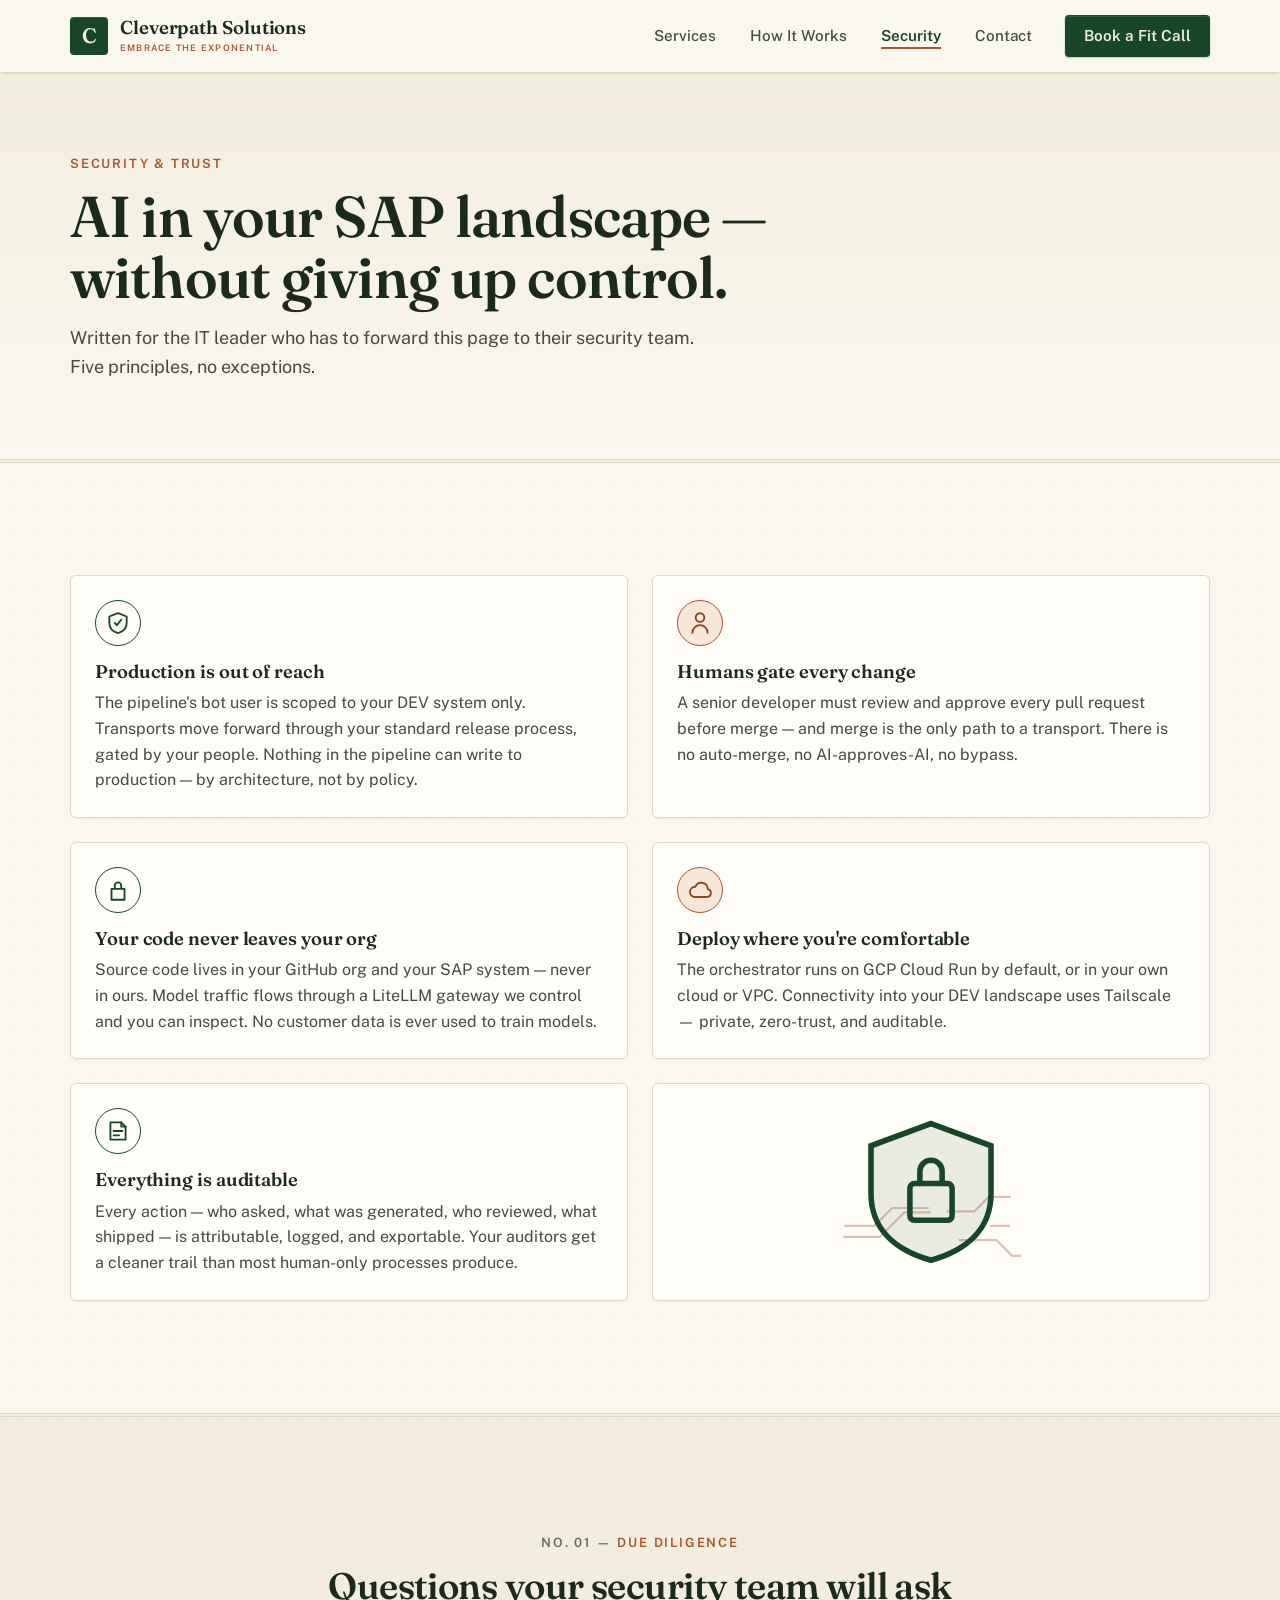
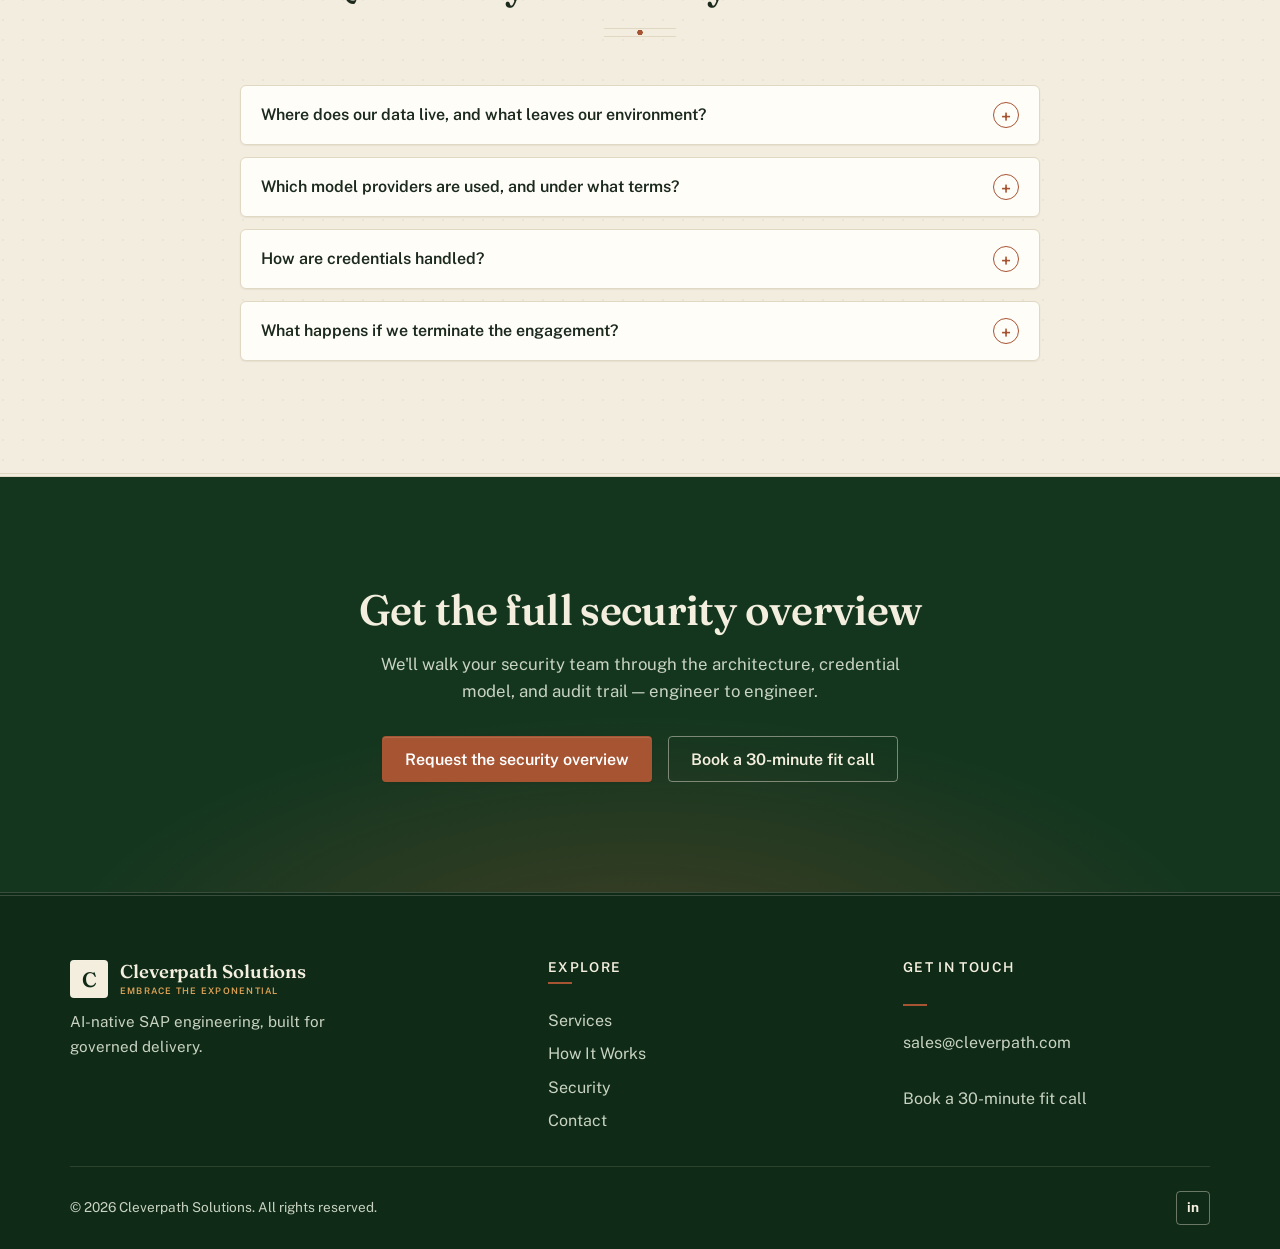
<file: security.html>
<!doctype html>
<html lang="en">
  <head>
    <meta charset="utf-8">
    <meta name="viewport" content="width=device-width, initial-scale=1">
    <title>Security &amp; Trust — Cleverpath Solutions</title>
    <meta
      name="description"
      content="No production access. Human review before every merge. Your code stays in your org. How Cleverpath keeps AI delivery governed."
    >
    <link rel="canonical" href="https://cleverpath.com/security">
    <meta property="og:type" content="website">
    <meta property="og:url" content="https://cleverpath.com/security">
    <meta property="og:title" content="Security &amp; Trust — Cleverpath Solutions">
    <meta property="og:description" content="No production access. Human review before every merge. Your code stays in your org. How Cleverpath keeps AI delivery governed.">
    <meta property="og:image" content="https://cleverpath.com/assets/og-image.png">
    <meta property="og:image:width" content="1200">
    <meta property="og:image:height" content="630">
    <meta property="og:image:alt" content="Cleverpath Solutions — Forward Deployed AI Engineering for SAP">
    <meta name="twitter:card" content="summary_large_image">
    <meta name="twitter:image" content="https://cleverpath.com/assets/og-image.png">
    <link rel="icon" href="/assets/favicon.svg" type="image/svg+xml">
    <link rel="preload" as="font" type="font/woff2" crossorigin href="/assets/fonts/FrauncesVariable.woff2">
    <link rel="preload" as="font" type="font/woff2" crossorigin href="/assets/fonts/PublicSansVariable.woff2">
    <link rel="stylesheet" href="/css/main.css?v=20260611-3">
    <script src="/js/main.js?v=20260611-1" defer></script>
  </head>
  <body data-page="security">
    <a class="skip-link" href="#main">Skip to content</a>

    <!-- BEGIN shared header -->
    <header class="site-header">
      <div class="shell nav-wrap">
        <a class="brand" href="/" aria-label="Cleverpath Solutions home">
          <span class="brand-mark" aria-hidden="true">C</span>
          <span class="brand-copy">
            <span class="brand-name">Cleverpath Solutions</span>
            <span class="brand-tagline">Embrace the exponential</span>
          </span>
        </a>
        <button class="nav-toggle" aria-expanded="false" aria-controls="site-nav" aria-label="Menu">
          <svg class="open-glyph" viewBox="0 0 24 24" aria-hidden="true"><path d="M4 7h16M4 12h16M4 17h16"/></svg>
          <svg class="close-glyph" viewBox="0 0 24 24" aria-hidden="true"><path d="m6 6 12 12M18 6 6 18"/></svg>
        </button>
        <nav class="site-nav" id="site-nav" aria-label="Primary">
          <a href="/services">Services</a>
          <a href="/how-it-works">How It Works</a>
          <a href="/security" aria-current="page">Security</a>
          <a href="/contact">Contact</a>
          <a class="btn btn-primary" href="https://cal.com/cleverpath-waftpa/fit-call">Book a Fit Call</a>
        </nav>
      </div>
    </header>
    <!-- END shared header -->

    <main id="main">
      <section class="page-hero">
        <div class="shell">
          <div class="section-head">
            <span class="eyebrow">Security &amp; trust</span>
            <h1>AI in your SAP landscape — without giving up control.</h1>
            <p class="lede">
              Written for the IT leader who has to forward this page to their security team.
              Five principles, no exceptions.
            </p>
          </div>
        </div>
      </section>

      <!-- Principles -->
      <section class="section">
        <div class="shell">
          <div class="grid-2">
            <div class="card">
              <span class="card-icon"><svg class="icon" aria-hidden="true"><use href="/assets/icons.svg#icon-shield"></use></svg></span>
              <h3>Production is out of reach</h3>
              <p>The pipeline's bot user is scoped to your DEV system only. Transports move forward through your standard release process, gated by your people. Nothing in the pipeline can write to production — by architecture, not by policy.</p>
            </div>
            <div class="card">
              <span class="card-icon"><svg class="icon" aria-hidden="true"><use href="/assets/icons.svg#icon-person"></use></svg></span>
              <h3>Humans gate every change</h3>
              <p>A senior developer must review and approve every pull request before merge — and merge is the only path to a transport. There is no auto-merge, no AI-approves-AI, no bypass.</p>
            </div>
            <div class="card">
              <span class="card-icon"><svg class="icon" aria-hidden="true"><use href="/assets/icons.svg#icon-lock"></use></svg></span>
              <h3>Your code never leaves your org</h3>
              <p>Source code lives in your GitHub org and your SAP system — never in ours. Model traffic flows through a LiteLLM gateway we control and you can inspect. No customer data is ever used to train models.</p>
            </div>
            <div class="card">
              <span class="card-icon"><svg class="icon" aria-hidden="true"><use href="/assets/icons.svg#icon-cloud"></use></svg></span>
              <h3>Deploy where you're comfortable</h3>
              <p>The orchestrator runs on GCP Cloud Run by default, or in your own cloud or VPC. Connectivity into your DEV landscape uses Tailscale — private, zero-trust, and auditable.</p>
            </div>
            <div class="card">
              <span class="card-icon"><svg class="icon" aria-hidden="true"><use href="/assets/icons.svg#icon-review"></use></svg></span>
              <h3>Everything is auditable</h3>
              <p>Every action — who asked, what was generated, who reviewed, what shipped — is attributable, logged, and exportable. Your auditors get a cleaner trail than most human-only processes produce.</p>
            </div>
            <div class="card shield-art" aria-hidden="true" style="display: grid; place-items: center;">
              <svg viewBox="0 0 180 150">
                <path class="circuit" d="M11 116h33l22-22h24m-78 12h27l16-16h33m55 16h18m-46 13h34l14 14h8m-67-40h25l13-13h20"/>
                <path class="big-shield" d="M90 14 144 34v43c0 32-22 51-54 60-32-9-54-28-54-60V34l54-20Z"/>
                <rect x="71" y="68" width="38" height="33" rx="4"/>
                <path d="M80 68V57a10 10 0 0 1 20 0v11"/>
              </svg>
            </div>
          </div>
        </div>
      </section>

      <!-- Security FAQ -->
      <section class="section section-alt">
        <div class="shell">
          <div class="section-head center">
            <span class="eyebrow">Due diligence</span>
            <h2>Questions your security team will ask</h2>
          </div>
          <div class="faq">
            <details>
              <summary>Where does our data live, and what leaves our environment?</summary>
              <div>
                <p>Your source code stays in your GitHub org and your SAP system. The orchestrator processes issue text and code diffs in flight; it does not maintain a copy of your repository or business data at rest. Deployment in your own cloud or VPC is available if your policy requires it.</p>
              </div>
            </details>
            <details>
              <summary>Which model providers are used, and under what terms?</summary>
              <div>
                <p>Claude (Anthropic) and Codex (OpenAI), accessed through a LiteLLM gateway under enterprise terms — meaning no training on your data. The gateway gives you one place to see, restrict, or swap model traffic.</p>
              </div>
            </details>
            <details>
              <summary>How are credentials handled?</summary>
              <div>
                <p>The SAP bot user is created by your team, scoped to DEV, and revocable by you at any time. GitHub access uses a scoped app installation, not personal tokens. Secrets live in the platform's secret manager — never in code or logs.</p>
              </div>
            </details>
            <details>
              <summary>What happens if we terminate the engagement?</summary>
              <div>
                <p>You revoke the bot user and the GitHub app, and you're done. Everything that shipped — code, tests, pipeline configuration, audit history — is already in your systems and stays there.</p>
              </div>
            </details>
          </div>
        </div>
      </section>

      <!-- Closing CTA -->
      <section class="closing">
        <div class="shell">
          <h2>Get the full security overview</h2>
          <p>We'll walk your security team through the architecture, credential model, and audit trail — engineer to engineer.</p>
          <div class="hero-ctas">
            <a class="btn btn-primary" href="mailto:sales@cleverpath.com?subject=Security%20overview%20request">Request the security overview</a>
            <a class="btn btn-secondary" href="https://cal.com/cleverpath-waftpa/fit-call">Book a 30-minute fit call</a>
          </div>
        </div>
      </section>
    </main>

    <!-- BEGIN shared footer -->
    <footer class="site-footer">
      <div class="shell">
        <div class="footer-grid">
          <div>
            <a class="brand" href="/" aria-label="Cleverpath Solutions home">
              <span class="brand-mark" aria-hidden="true">C</span>
              <span class="brand-copy">
                <span class="brand-name">Cleverpath Solutions</span>
                <span class="brand-tagline">Embrace the exponential</span>
              </span>
            </a>
            <p class="footer-blurb">AI-native SAP engineering, built for governed delivery.</p>
          </div>
          <nav aria-label="Footer">
            <h3>Explore</h3>
            <a href="/services">Services</a>
            <a href="/how-it-works">How It Works</a>
            <a href="/security">Security</a>
            <a href="/contact">Contact</a>
          </nav>
          <div class="footer-contact">
            <h3>Get in touch</h3>
            <a href="mailto:sales@cleverpath.com">sales@cleverpath.com</a>
            <a href="https://cal.com/cleverpath-waftpa/fit-call">Book a 30-minute fit call</a>
          </div>
        </div>
        <div class="footer-legal">
          <p>&copy; <span id="year">2026</span> Cleverpath Solutions. All rights reserved.</p>
          <a class="linkedin-chip" href="https://www.linkedin.com/" aria-label="LinkedIn">in</a>
        </div>
      </div>
    </footer>
    <!-- END shared footer -->
  </body>
</html>
</file>
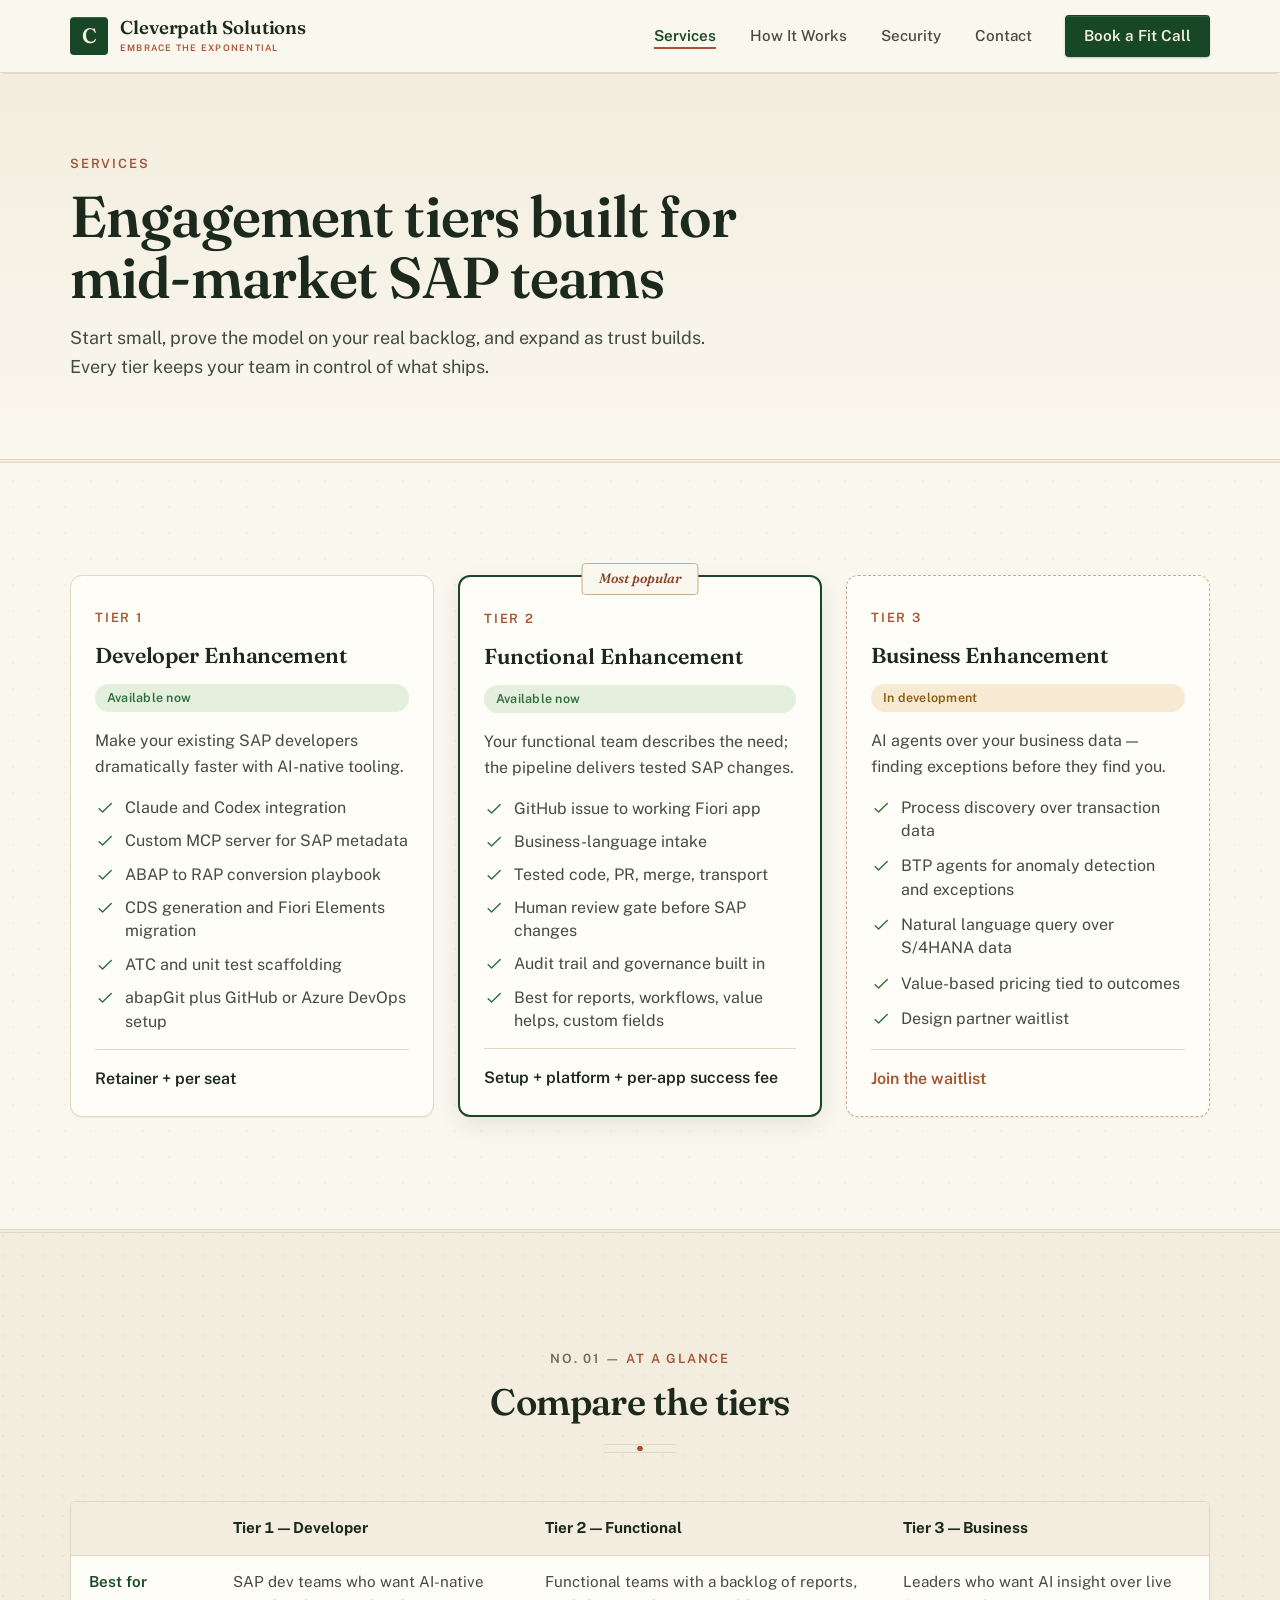
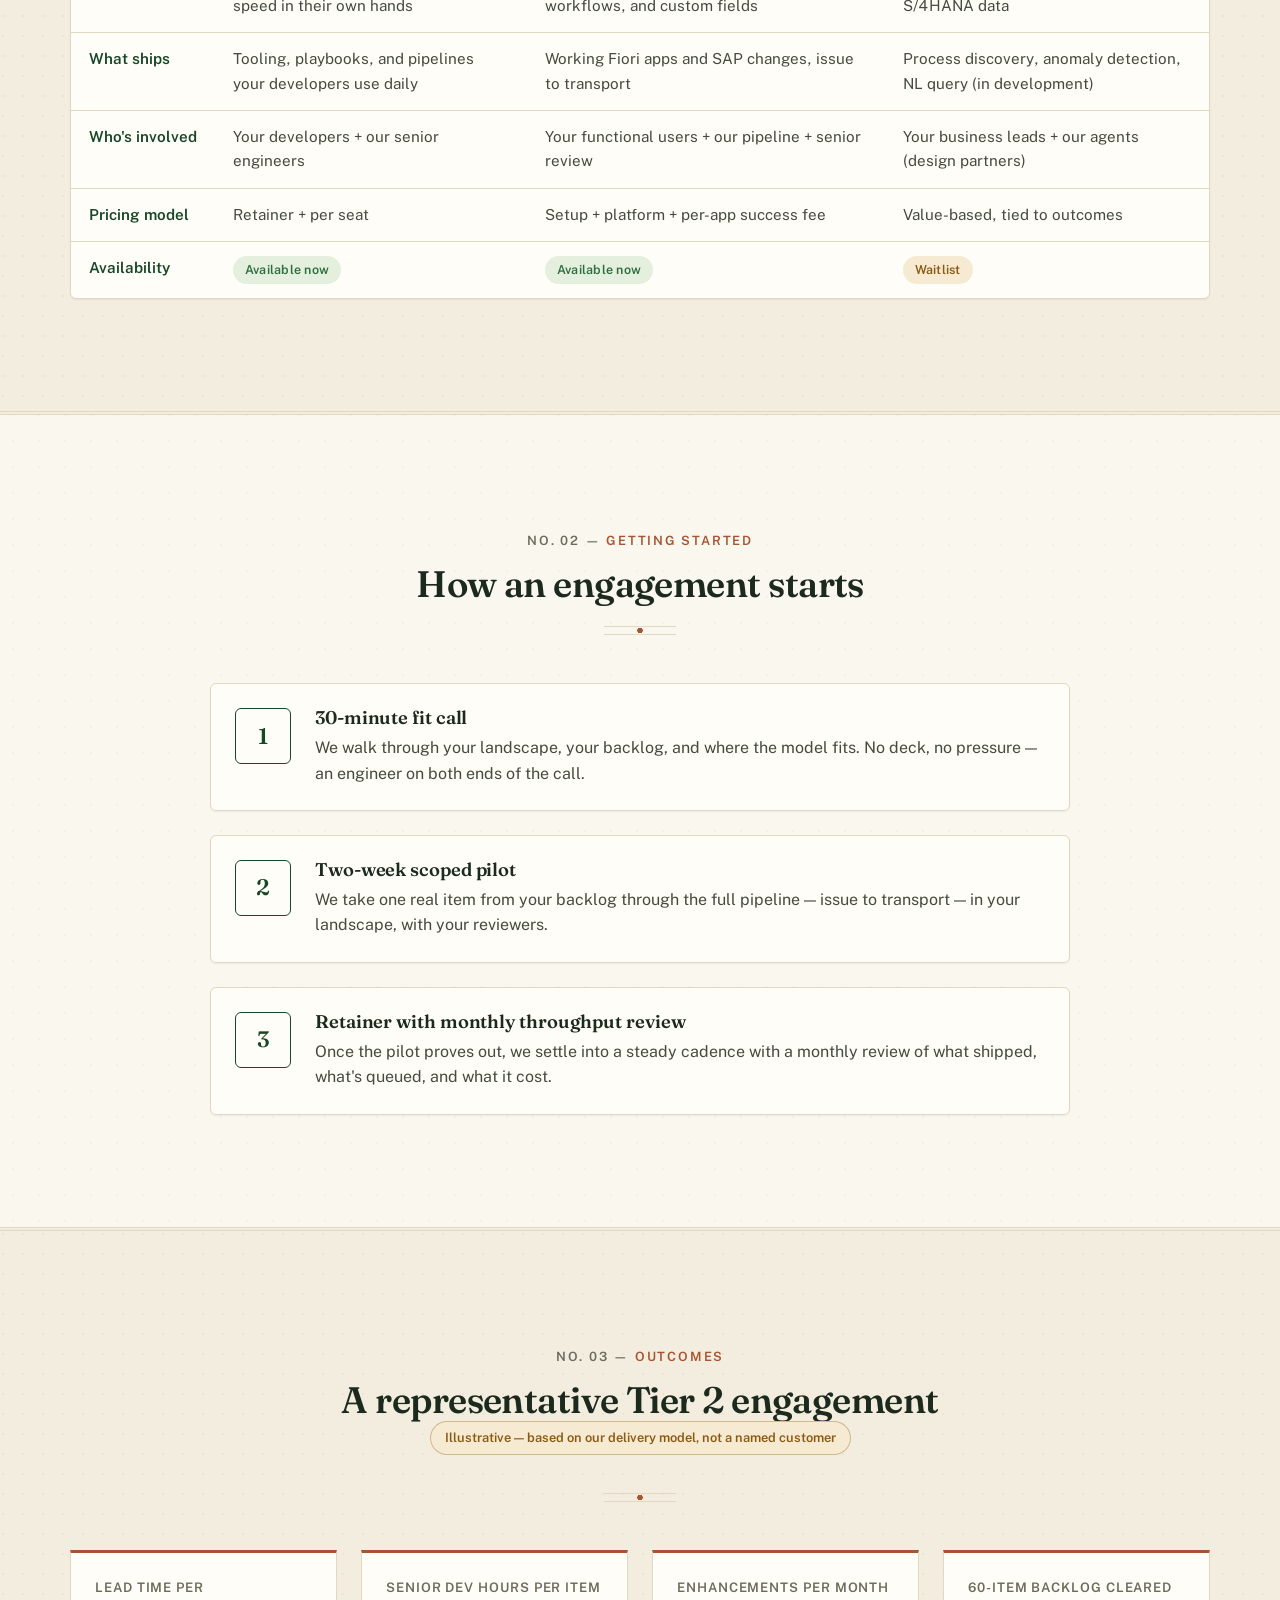
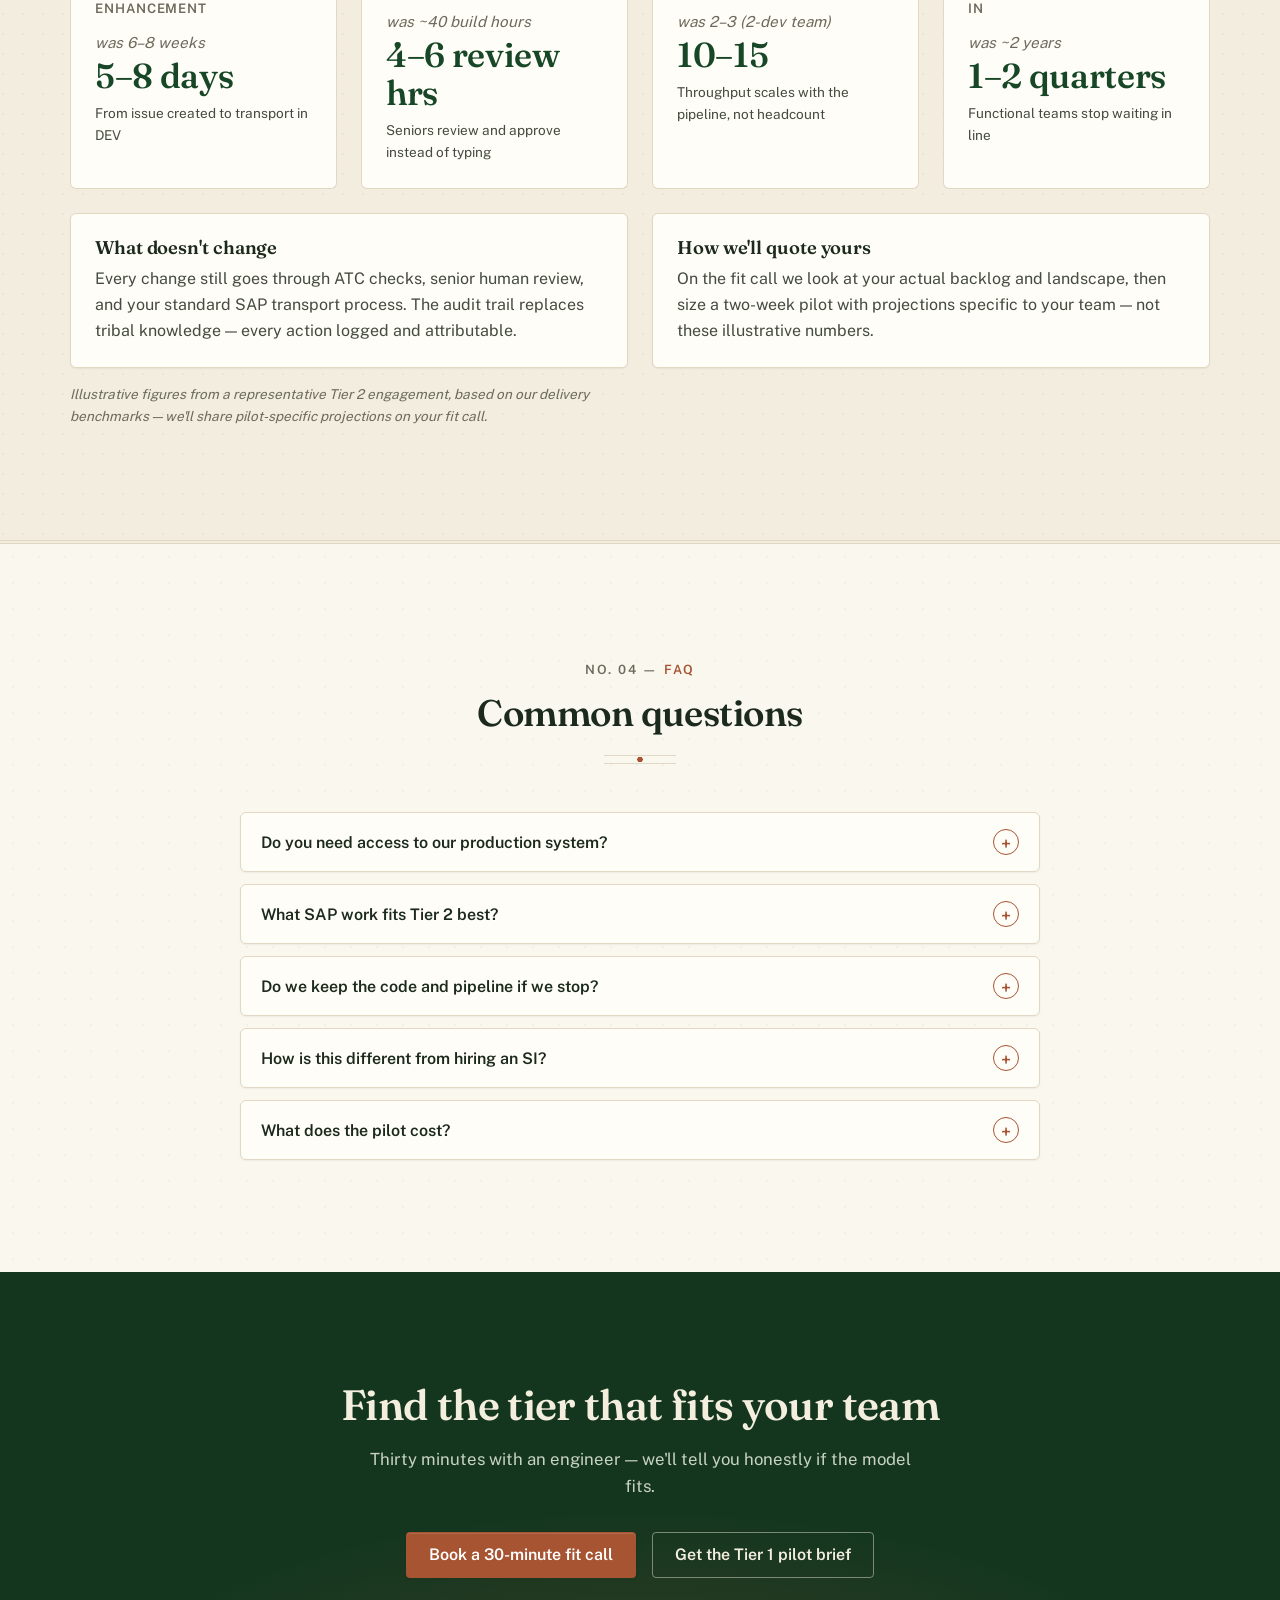
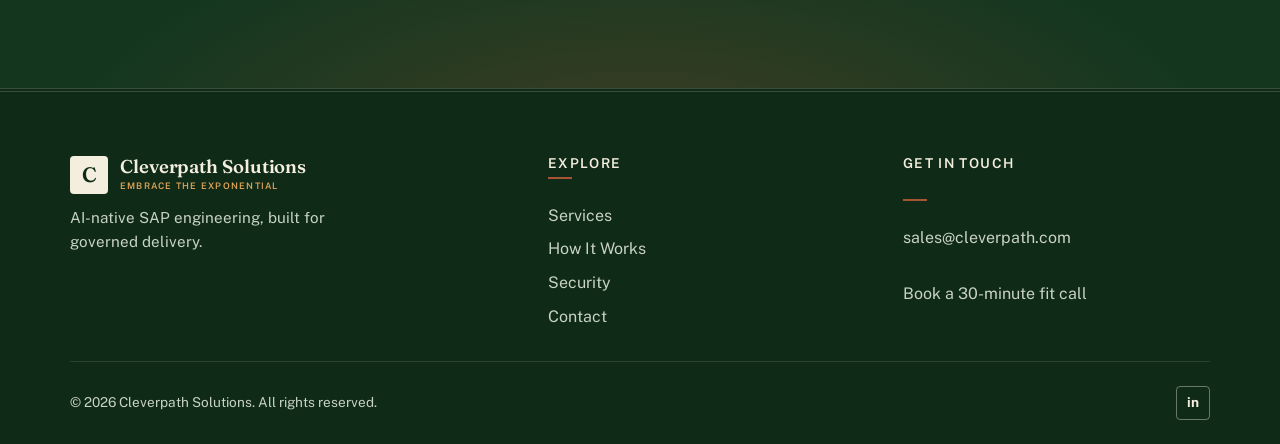
<file: services.html>
<!doctype html>
<html lang="en">
  <head>
    <meta charset="utf-8">
    <meta name="viewport" content="width=device-width, initial-scale=1">
    <title>Services &amp; Engagement Tiers — Cleverpath Solutions</title>
    <meta
      name="description"
      content="Three ways to engage: developer enhancement, issue-to-app functional delivery, and business enhancement. Built for mid-market S/4HANA teams."
    >
    <link rel="canonical" href="https://cleverpath.com/services">
    <meta property="og:type" content="website">
    <meta property="og:url" content="https://cleverpath.com/services">
    <meta property="og:title" content="Services &amp; Engagement Tiers — Cleverpath Solutions">
    <meta property="og:description" content="Three ways to engage: developer enhancement, issue-to-app functional delivery, and business enhancement. Built for mid-market S/4HANA teams.">
    <meta property="og:image" content="https://cleverpath.com/assets/og-image.png">
    <meta property="og:image:width" content="1200">
    <meta property="og:image:height" content="630">
    <meta property="og:image:alt" content="Cleverpath Solutions — Forward Deployed AI Engineering for SAP">
    <meta name="twitter:card" content="summary_large_image">
    <meta name="twitter:image" content="https://cleverpath.com/assets/og-image.png">
    <link rel="icon" href="/assets/favicon.svg" type="image/svg+xml">
    <link rel="preload" as="font" type="font/woff2" crossorigin href="/assets/fonts/FrauncesVariable.woff2">
    <link rel="preload" as="font" type="font/woff2" crossorigin href="/assets/fonts/PublicSansVariable.woff2">
    <link rel="stylesheet" href="/css/main.css?v=20260611-3">
    <script src="/js/main.js?v=20260611-1" defer></script>
  </head>
  <body data-page="services">
    <a class="skip-link" href="#main">Skip to content</a>

    <!-- BEGIN shared header -->
    <header class="site-header">
      <div class="shell nav-wrap">
        <a class="brand" href="/" aria-label="Cleverpath Solutions home">
          <span class="brand-mark" aria-hidden="true">C</span>
          <span class="brand-copy">
            <span class="brand-name">Cleverpath Solutions</span>
            <span class="brand-tagline">Embrace the exponential</span>
          </span>
        </a>
        <button class="nav-toggle" aria-expanded="false" aria-controls="site-nav" aria-label="Menu">
          <svg class="open-glyph" viewBox="0 0 24 24" aria-hidden="true"><path d="M4 7h16M4 12h16M4 17h16"/></svg>
          <svg class="close-glyph" viewBox="0 0 24 24" aria-hidden="true"><path d="m6 6 12 12M18 6 6 18"/></svg>
        </button>
        <nav class="site-nav" id="site-nav" aria-label="Primary">
          <a href="/services" aria-current="page">Services</a>
          <a href="/how-it-works">How It Works</a>
          <a href="/security">Security</a>
          <a href="/contact">Contact</a>
          <a class="btn btn-primary" href="https://cal.com/cleverpath-waftpa/fit-call">Book a Fit Call</a>
        </nav>
      </div>
    </header>
    <!-- END shared header -->

    <main id="main">
      <section class="page-hero">
        <div class="shell">
          <div class="section-head">
            <span class="eyebrow">Services</span>
            <h1>Engagement tiers built for mid-market SAP teams</h1>
            <p class="lede">
              Start small, prove the model on your real backlog, and expand as trust builds.
              Every tier keeps your team in control of what ships.
            </p>
          </div>
        </div>
      </section>

      <!-- Full tiers -->
      <section class="section">
        <div class="shell">
          <div class="tier-grid">
            <div class="tier-card">
              <span class="tier-kicker">Tier 1</span>
              <h3>Developer Enhancement</h3>
              <span class="badge badge-success">Available now</span>
              <p>Make your existing SAP developers dramatically faster with AI-native tooling.</p>
              <ul class="check-list">
                <li><svg class="icon" aria-hidden="true"><use href="/assets/icons.svg#icon-check"></use></svg>Claude and Codex integration</li>
                <li><svg class="icon" aria-hidden="true"><use href="/assets/icons.svg#icon-check"></use></svg>Custom MCP server for SAP metadata</li>
                <li><svg class="icon" aria-hidden="true"><use href="/assets/icons.svg#icon-check"></use></svg>ABAP to RAP conversion playbook</li>
                <li><svg class="icon" aria-hidden="true"><use href="/assets/icons.svg#icon-check"></use></svg>CDS generation and Fiori Elements migration</li>
                <li><svg class="icon" aria-hidden="true"><use href="/assets/icons.svg#icon-check"></use></svg>ATC and unit test scaffolding</li>
                <li><svg class="icon" aria-hidden="true"><use href="/assets/icons.svg#icon-check"></use></svg>abapGit plus GitHub or Azure DevOps setup</li>
              </ul>
              <p class="tier-foot">Retainer + per seat</p>
            </div>
            <div class="tier-card highlighted">
              <span class="tier-flag">Most popular</span>
              <span class="tier-kicker">Tier 2</span>
              <h3>Functional Enhancement</h3>
              <span class="badge badge-success">Available now</span>
              <p>Your functional team describes the need; the pipeline delivers tested SAP changes.</p>
              <ul class="check-list">
                <li><svg class="icon" aria-hidden="true"><use href="/assets/icons.svg#icon-check"></use></svg>GitHub issue to working Fiori app</li>
                <li><svg class="icon" aria-hidden="true"><use href="/assets/icons.svg#icon-check"></use></svg>Business-language intake</li>
                <li><svg class="icon" aria-hidden="true"><use href="/assets/icons.svg#icon-check"></use></svg>Tested code, PR, merge, transport</li>
                <li><svg class="icon" aria-hidden="true"><use href="/assets/icons.svg#icon-check"></use></svg>Human review gate before SAP changes</li>
                <li><svg class="icon" aria-hidden="true"><use href="/assets/icons.svg#icon-check"></use></svg>Audit trail and governance built in</li>
                <li><svg class="icon" aria-hidden="true"><use href="/assets/icons.svg#icon-check"></use></svg>Best for reports, workflows, value helps, custom fields</li>
              </ul>
              <p class="tier-foot">Setup + platform + per-app success fee</p>
            </div>
            <div class="tier-card waitlist">
              <span class="tier-kicker">Tier 3</span>
              <h3>Business Enhancement</h3>
              <span class="badge badge-amber">In development</span>
              <p>AI agents over your business data — finding exceptions before they find you.</p>
              <ul class="check-list">
                <li><svg class="icon" aria-hidden="true"><use href="/assets/icons.svg#icon-check"></use></svg>Process discovery over transaction data</li>
                <li><svg class="icon" aria-hidden="true"><use href="/assets/icons.svg#icon-check"></use></svg>BTP agents for anomaly detection and exceptions</li>
                <li><svg class="icon" aria-hidden="true"><use href="/assets/icons.svg#icon-check"></use></svg>Natural language query over S/4HANA data</li>
                <li><svg class="icon" aria-hidden="true"><use href="/assets/icons.svg#icon-check"></use></svg>Value-based pricing tied to outcomes</li>
                <li><svg class="icon" aria-hidden="true"><use href="/assets/icons.svg#icon-check"></use></svg>Design partner waitlist</li>
              </ul>
              <p class="tier-foot"><a href="mailto:sales@cleverpath.com?subject=Design%20partner%20program">Join the waitlist</a></p>
            </div>
          </div>
        </div>
      </section>

      <!-- Comparison table -->
      <section class="section section-alt">
        <div class="shell">
          <div class="section-head center">
            <span class="eyebrow">At a glance</span>
            <h2>Compare the tiers</h2>
          </div>
          <div class="table-wrap">
            <table class="compare-table">
              <thead>
                <tr>
                  <th scope="col"></th>
                  <th scope="col">Tier 1 — Developer</th>
                  <th scope="col">Tier 2 — Functional</th>
                  <th scope="col">Tier 3 — Business</th>
                </tr>
              </thead>
              <tbody>
                <tr>
                  <th scope="row">Best for</th>
                  <td>SAP dev teams who want AI-native speed in their own hands</td>
                  <td>Functional teams with a backlog of reports, workflows, and custom fields</td>
                  <td>Leaders who want AI insight over live S/4HANA data</td>
                </tr>
                <tr>
                  <th scope="row">What ships</th>
                  <td>Tooling, playbooks, and pipelines your developers use daily</td>
                  <td>Working Fiori apps and SAP changes, issue to transport</td>
                  <td>Process discovery, anomaly detection, NL query (in development)</td>
                </tr>
                <tr>
                  <th scope="row">Who's involved</th>
                  <td>Your developers + our senior engineers</td>
                  <td>Your functional users + our pipeline + senior review</td>
                  <td>Your business leads + our agents (design partners)</td>
                </tr>
                <tr>
                  <th scope="row">Pricing model</th>
                  <td>Retainer + per seat</td>
                  <td>Setup + platform + per-app success fee</td>
                  <td>Value-based, tied to outcomes</td>
                </tr>
                <tr>
                  <th scope="row">Availability</th>
                  <td><span class="badge badge-success">Available now</span></td>
                  <td><span class="badge badge-success">Available now</span></td>
                  <td><span class="badge badge-amber">Waitlist</span></td>
                </tr>
              </tbody>
            </table>
          </div>
        </div>
      </section>

      <!-- How an engagement starts -->
      <section class="section">
        <div class="shell">
          <div class="section-head center">
            <span class="eyebrow">Getting started</span>
            <h2>How an engagement starts</h2>
          </div>
          <div class="step-rows">
            <div class="step-row">
              <span class="step-num">1</span>
              <div>
                <h3>30-minute fit call</h3>
                <p>We walk through your landscape, your backlog, and where the model fits. No deck, no pressure — an engineer on both ends of the call.</p>
              </div>
            </div>
            <div class="step-row">
              <span class="step-num">2</span>
              <div>
                <h3>Two-week scoped pilot</h3>
                <p>We take one real item from your backlog through the full pipeline — issue to transport — in your landscape, with your reviewers.</p>
              </div>
            </div>
            <div class="step-row">
              <span class="step-num">3</span>
              <div>
                <h3>Retainer with monthly throughput review</h3>
                <p>Once the pilot proves out, we settle into a steady cadence with a monthly review of what shipped, what's queued, and what it cost.</p>
              </div>
            </div>
          </div>
        </div>
      </section>

      <!-- ROI / representative engagement -->
      <section id="engagement" class="section section-alt">
        <div class="shell">
          <div class="section-head center">
            <span class="eyebrow">Outcomes</span>
            <h2>A representative Tier 2 engagement</h2>
            <p class="illustrative-pill">
              Illustrative — based on our delivery model, not a named customer
            </p>
          </div>
          <div class="stat-grid">
            <div class="stat">
              <span class="stat-label">Lead time per enhancement</span>
              <span class="stat-before">6–8 weeks</span>
              <span class="stat-after">5–8 days</span>
              <span class="stat-note">From issue created to transport in DEV</span>
            </div>
            <div class="stat">
              <span class="stat-label">Senior dev hours per item</span>
              <span class="stat-before">~40 build hours</span>
              <span class="stat-after">4–6 review hrs</span>
              <span class="stat-note">Seniors review and approve instead of typing</span>
            </div>
            <div class="stat">
              <span class="stat-label">Enhancements per month</span>
              <span class="stat-before">2–3 (2-dev team)</span>
              <span class="stat-after">10–15</span>
              <span class="stat-note">Throughput scales with the pipeline, not headcount</span>
            </div>
            <div class="stat">
              <span class="stat-label">60-item backlog cleared in</span>
              <span class="stat-before">~2 years</span>
              <span class="stat-after">1–2 quarters</span>
              <span class="stat-note">Functional teams stop waiting in line</span>
            </div>
          </div>
          <div class="grid-2" style="margin-top: 24px;">
            <div class="card">
              <h3>What doesn't change</h3>
              <p>Every change still goes through ATC checks, senior human review, and your standard SAP transport process. The audit trail replaces tribal knowledge — every action logged and attributable.</p>
            </div>
            <div class="card">
              <h3>How we'll quote yours</h3>
              <p>On the fit call we look at your actual backlog and landscape, then size a two-week pilot with projections specific to your team — not these illustrative numbers.</p>
            </div>
          </div>
          <p class="fineprint">
            Illustrative figures from a representative Tier 2 engagement, based on our delivery
            benchmarks — we'll share pilot-specific projections on your fit call.
          </p>
        </div>
      </section>

      <!-- FAQ -->
      <section class="section">
        <div class="shell">
          <div class="section-head center">
            <span class="eyebrow">FAQ</span>
            <h2>Common questions</h2>
          </div>
          <div class="faq">
            <details>
              <summary>Do you need access to our production system?</summary>
              <div>
                <p>No. The pipeline's bot user is scoped to your DEV system only, and all changes move forward through your standard SAP transport process. See the <a href="/security">security overview</a> for the full architecture.</p>
              </div>
            </details>
            <details>
              <summary>What SAP work fits Tier 2 best?</summary>
              <div>
                <p>Reports, approval workflows, value helps, custom fields, and Fiori apps over existing data — the classic customization backlog. Complex cross-module redesigns still start with a human-led design conversation.</p>
              </div>
            </details>
            <details>
              <summary>Do we keep the code and pipeline if we stop?</summary>
              <div>
                <p>Yes. The source code lives in your GitHub org and your SAP system from day one. If the engagement ends, everything that shipped stays exactly where it is — yours.</p>
              </div>
            </details>
            <details>
              <summary>How is this different from hiring an SI?</summary>
              <div>
                <p>SIs scale with billable bodies; we scale with a pipeline. You get senior-only engineers orchestrating AI workers, mid-market pricing tied to outcomes, and a delivery system your team keeps — not a bench you rent.</p>
              </div>
            </details>
            <details>
              <summary>What does the pilot cost?</summary>
              <div>
                <p>The two-week pilot is a scoped fixed fee sized to your landscape and the backlog item we pick together. We'll quote it on the fit call.</p>
              </div>
            </details>
          </div>
        </div>
      </section>

      <!-- Closing CTA -->
      <section class="closing">
        <div class="shell">
          <h2>Find the tier that fits your team</h2>
          <p>Thirty minutes with an engineer — we'll tell you honestly if the model fits.</p>
          <div class="hero-ctas">
            <a class="btn btn-primary" href="https://cal.com/cleverpath-waftpa/fit-call">Book a 30-minute fit call</a>
            <a class="btn btn-secondary" href="mailto:sales@cleverpath.com?subject=Tier%201%20pilot%20brief">Get the Tier 1 pilot brief</a>
          </div>
        </div>
      </section>
    </main>

    <!-- BEGIN shared footer -->
    <footer class="site-footer">
      <div class="shell">
        <div class="footer-grid">
          <div>
            <a class="brand" href="/" aria-label="Cleverpath Solutions home">
              <span class="brand-mark" aria-hidden="true">C</span>
              <span class="brand-copy">
                <span class="brand-name">Cleverpath Solutions</span>
                <span class="brand-tagline">Embrace the exponential</span>
              </span>
            </a>
            <p class="footer-blurb">AI-native SAP engineering, built for governed delivery.</p>
          </div>
          <nav aria-label="Footer">
            <h3>Explore</h3>
            <a href="/services">Services</a>
            <a href="/how-it-works">How It Works</a>
            <a href="/security">Security</a>
            <a href="/contact">Contact</a>
          </nav>
          <div class="footer-contact">
            <h3>Get in touch</h3>
            <a href="mailto:sales@cleverpath.com">sales@cleverpath.com</a>
            <a href="https://cal.com/cleverpath-waftpa/fit-call">Book a 30-minute fit call</a>
          </div>
        </div>
        <div class="footer-legal">
          <p>&copy; <span id="year">2026</span> Cleverpath Solutions. All rights reserved.</p>
          <a class="linkedin-chip" href="https://www.linkedin.com/" aria-label="LinkedIn">in</a>
        </div>
      </div>
    </footer>
    <!-- END shared footer -->
  </body>
</html>
</file>
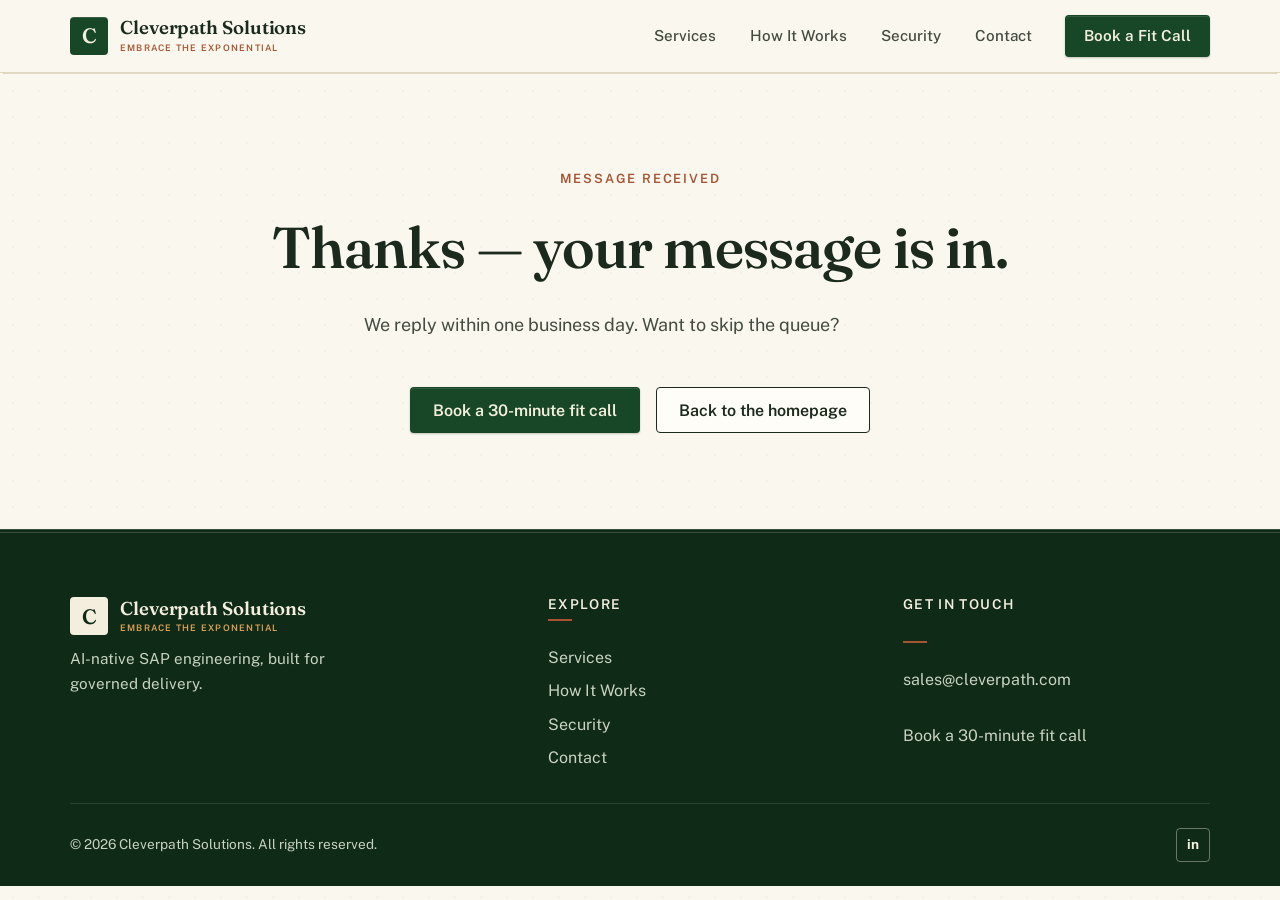
<file: thanks.html>
<!doctype html>
<html lang="en">
  <head>
    <meta charset="utf-8">
    <meta name="viewport" content="width=device-width, initial-scale=1">
    <title>Thanks — Cleverpath Solutions</title>
    <meta name="description" content="Your message has been received.">
    <meta name="robots" content="noindex">
    <link rel="icon" href="/assets/favicon.svg" type="image/svg+xml">
    <link rel="preload" as="font" type="font/woff2" crossorigin href="/assets/fonts/FrauncesVariable.woff2">
    <link rel="preload" as="font" type="font/woff2" crossorigin href="/assets/fonts/PublicSansVariable.woff2">
    <link rel="stylesheet" href="/css/main.css?v=20260611-3">
    <script src="/js/main.js?v=20260611-1" defer></script>
  </head>
  <body data-page="thanks">
    <a class="skip-link" href="#main">Skip to content</a>

    <!-- BEGIN shared header -->
    <header class="site-header">
      <div class="shell nav-wrap">
        <a class="brand" href="/" aria-label="Cleverpath Solutions home">
          <span class="brand-mark" aria-hidden="true">C</span>
          <span class="brand-copy">
            <span class="brand-name">Cleverpath Solutions</span>
            <span class="brand-tagline">Embrace the exponential</span>
          </span>
        </a>
        <button class="nav-toggle" aria-expanded="false" aria-controls="site-nav" aria-label="Menu">
          <svg class="open-glyph" viewBox="0 0 24 24" aria-hidden="true"><path d="M4 7h16M4 12h16M4 17h16"/></svg>
          <svg class="close-glyph" viewBox="0 0 24 24" aria-hidden="true"><path d="m6 6 12 12M18 6 6 18"/></svg>
        </button>
        <nav class="site-nav" id="site-nav" aria-label="Primary">
          <a href="/services">Services</a>
          <a href="/how-it-works">How It Works</a>
          <a href="/security">Security</a>
          <a href="/contact">Contact</a>
          <a class="btn btn-primary" href="https://cal.com/cleverpath-waftpa/fit-call">Book a Fit Call</a>
        </nav>
      </div>
    </header>
    <!-- END shared header -->

    <main id="main">
      <div class="shell error-page">
        <span class="eyebrow">Message received</span>
        <h1>Thanks — your message is in.</h1>
        <p class="lede">We reply within one business day. Want to skip the queue?</p>
        <div class="hero-ctas">
          <a class="btn btn-primary" href="https://cal.com/cleverpath-waftpa/fit-call">Book a 30-minute fit call</a>
          <a class="btn btn-secondary" href="/">Back to the homepage</a>
        </div>
      </div>
    </main>

    <!-- BEGIN shared footer -->
    <footer class="site-footer">
      <div class="shell">
        <div class="footer-grid">
          <div>
            <a class="brand" href="/" aria-label="Cleverpath Solutions home">
              <span class="brand-mark" aria-hidden="true">C</span>
              <span class="brand-copy">
                <span class="brand-name">Cleverpath Solutions</span>
                <span class="brand-tagline">Embrace the exponential</span>
              </span>
            </a>
            <p class="footer-blurb">AI-native SAP engineering, built for governed delivery.</p>
          </div>
          <nav aria-label="Footer">
            <h3>Explore</h3>
            <a href="/services">Services</a>
            <a href="/how-it-works">How It Works</a>
            <a href="/security">Security</a>
            <a href="/contact">Contact</a>
          </nav>
          <div class="footer-contact">
            <h3>Get in touch</h3>
            <a href="mailto:sales@cleverpath.com">sales@cleverpath.com</a>
            <a href="https://cal.com/cleverpath-waftpa/fit-call">Book a 30-minute fit call</a>
          </div>
        </div>
        <div class="footer-legal">
          <p>&copy; <span id="year">2026</span> Cleverpath Solutions. All rights reserved.</p>
          <a class="linkedin-chip" href="https://www.linkedin.com/" aria-label="LinkedIn">in</a>
        </div>
      </div>
    </footer>
    <!-- END shared footer -->
  </body>
</html>
</file>
<file: css/main.css>
/* ============================================================
   Cleverpath Solutions — "Evergreen Ledger" design system
   A typeset engineering field journal: warm paper, forest ink,
   rust folios. Display: Fraunces. Body: Public Sans.
   ============================================================ */

@font-face {
  font-family: "Fraunces";
  src: url("/assets/fonts/FrauncesVariable.woff2") format("woff2");
  font-weight: 100 900;
  font-style: normal;
  font-display: swap;
}

@font-face {
  font-family: "Fraunces";
  src: url("/assets/fonts/FrauncesItalicVariable.woff2") format("woff2");
  font-weight: 100 900;
  font-style: italic;
  font-display: swap;
}

@font-face {
  font-family: "Public Sans";
  src: url("/assets/fonts/PublicSansVariable.woff2") format("woff2");
  font-weight: 100 900;
  font-style: normal;
  font-display: swap;
}

:root {
  /* Paper */
  --paper: #faf7ee;
  --paper-deep: #f2edde;
  --surface: #fffdf7;

  /* Ink */
  --ink: #1c2a1e;
  --body-ink: #444b40;
  --muted: #6c6a5c;

  /* Brand */
  --forest: #174726;
  --forest-deep: #103a1c;
  --forest-soft: #e7efe4;
  --rust: #a65432; /* ~5.0:1 on --paper — do NOT lighten (WCAG floor) */
  --rust-deep: #8a4326;
  --rust-soft: #f6e7d8;
  --amber: #e0a458; /* dark-panel highlights only — fails contrast on paper */

  /* Dark plate (hero panel, closing, footer) */
  --plate: #14361f;
  --plate-deep: #0f2a17;
  --cream: #f3eedd; /* 11.4:1 on --plate */
  --cream-dim: #c9d3c2;

  /* Semantics — errors stay red; rust is brand-only, never error */
  --success: #2e6e3f;
  --success-soft: #e4efde;
  --warn: #8a5a12; /* 4.96:1 on --warn-soft — AA floor, do not lighten */
  --warn-soft: #f6ead2;
  --error: #b03a2e;
  --error-soft: #fdecea;

  --border: #e0d8c3;
  --border-deep: #c9a989;

  /* Shape & elevation — print-flat */
  --radius: 6px;
  --radius-lg: 12px;
  --shadow-sm: 0 1px 2px rgba(28, 42, 30, 0.06);
  --shadow-md: 0 8px 22px rgba(28, 42, 30, 0.09);
  --shadow-lg: 0 20px 48px rgba(28, 42, 30, 0.18);

  /* Type */
  --font: "Public Sans", system-ui, -apple-system, "Segoe UI", Roboto, sans-serif;
  --display: "Fraunces", Georgia, "Times New Roman", serif;

  /* Spacing */
  --space-1: 4px;
  --space-2: 8px;
  --space-3: 12px;
  --space-4: 16px;
  --space-5: 24px;
  --space-6: 32px;
  --space-7: 48px;
  --space-8: 64px;
  --space-9: 96px;
}

/* ------------------------------------------------------------
   Base
   ------------------------------------------------------------ */

*,
*::before,
*::after {
  box-sizing: border-box;
}

html {
  scroll-behavior: smooth;
  scroll-padding-top: 88px;
}

body {
  margin: 0;
  font-family: var(--font);
  font-size: 16px;
  line-height: 1.6;
  color: var(--body-ink);
  /* laid-paper grain at whisper volume */
  background-image: radial-gradient(rgba(28, 42, 30, 0.035) 1px, transparent 1px);
  background-size: 26px 26px;
  background-color: var(--paper);
  text-rendering: optimizeLegibility;
  -webkit-font-smoothing: antialiased;
  overflow-x: clip;
}

::selection {
  background: #f0d9b8;
  color: var(--ink);
}

a {
  color: var(--rust);
  text-decoration: none;
}

img,
svg {
  display: block;
  max-width: 100%;
}

h1,
h2,
h3,
h4 {
  margin: 0;
  font-family: var(--display);
  font-weight: 580;
  font-optical-sizing: auto;
  font-variation-settings: "SOFT" 0, "WONK" 0;
  color: var(--ink);
  line-height: 1.12;
  letter-spacing: -0.015em;
  overflow-wrap: anywhere;
}

h1 {
  font-size: clamp(2.4rem, 4.8vw, 3.6rem);
  line-height: 1.06;
}

h2 {
  font-size: clamp(1.65rem, 3vw, 2.3rem);
}

h3 {
  font-size: 1.15rem;
  font-weight: 600;
  letter-spacing: -0.005em;
}

/* the one sanctioned Fraunces flourish: hero italic phrase */
.accent-phrase {
  font-style: italic;
  font-weight: 540;
  font-variation-settings: "SOFT" 0, "WONK" 1;
  color: var(--forest);
  text-decoration: underline;
  text-decoration-thickness: 2px;
  text-decoration-color: rgba(166, 84, 50, 0.6);
  text-underline-offset: 7px;
}

p {
  margin: 0;
  overflow-wrap: anywhere;
}

.shell {
  width: min(100% - 48px, 1140px);
  margin-inline: auto;
}

.icon {
  width: 22px;
  height: 22px;
  flex: none;
}

.visually-hidden {
  position: absolute !important;
  width: 1px;
  height: 1px;
  margin: -1px;
  padding: 0;
  overflow: hidden;
  clip: rect(0 0 0 0);
  white-space: nowrap;
  border: 0;
}

.skip-link {
  position: absolute;
  top: -48px;
  left: 16px;
  z-index: 100;
  padding: 10px 16px;
  border-radius: 0 0 var(--radius) var(--radius);
  background: var(--forest);
  color: var(--cream);
  font-weight: 600;
  transition: top 160ms ease;
}

.skip-link:focus {
  top: 0;
}

:focus-visible {
  outline: 3px solid var(--rust);
  outline-offset: 2px;
}

/* warm surfaces are dark in the plate sections — switch to cream */
.pipe-panel :focus-visible,
.closing :focus-visible,
.site-footer :focus-visible {
  outline-color: var(--amber);
}

/* ------------------------------------------------------------
   Buttons — letterpress
   ------------------------------------------------------------ */

.btn {
  display: inline-flex;
  align-items: center;
  justify-content: center;
  gap: 10px;
  min-height: 46px;
  padding: 0 22px;
  border: 1px solid transparent;
  border-radius: 4px;
  font-family: inherit;
  font-size: 1rem;
  font-weight: 600;
  cursor: pointer;
  transition: background-color 160ms ease, color 160ms ease,
    border-color 160ms ease, transform 160ms ease, box-shadow 160ms ease;
}

.btn:hover {
  transform: translateY(-1px);
}

.btn:active {
  transform: translateY(1px);
}

.btn-primary {
  background: var(--forest);
  color: var(--cream);
  box-shadow: inset 0 1px 0 rgba(255, 255, 255, 0.12), 0 1px 2px rgba(28, 42, 30, 0.25);
}

.btn-primary:hover {
  background: var(--forest-deep);
  box-shadow: inset 0 1px 0 rgba(255, 255, 255, 0.12), 0 2px 0 #0b2a14;
}

.btn-secondary {
  background: var(--surface);
  color: var(--ink);
  border-color: var(--ink);
}

.btn-secondary:hover {
  color: var(--rust-deep);
  border-color: var(--rust);
  background: var(--rust-soft);
}

.btn-ghost {
  display: inline-flex;
  align-items: center;
  gap: 8px;
  min-height: 44px;
  color: var(--rust);
  font-weight: 600;
}

.btn-ghost:hover {
  color: var(--rust-deep);
}

.btn-ghost .icon {
  width: 18px;
  height: 18px;
  transition: transform 160ms ease;
}

.btn-ghost:hover .icon {
  transform: translateX(4px);
}

/* ------------------------------------------------------------
   Header / navigation — cream masthead
   ------------------------------------------------------------ */

.site-header {
  position: sticky;
  top: 0;
  z-index: 40;
  background: rgba(250, 247, 238, 0.96);
  backdrop-filter: blur(12px);
  /* double hairline rule, masthead-style */
  border-bottom: 1px solid var(--border);
  box-shadow: 0 4px 0 -3px var(--border);
  transition: box-shadow 200ms ease;
}

.site-header.is-scrolled {
  box-shadow: 0 4px 0 -3px var(--border), 0 10px 24px rgba(28, 42, 30, 0.08);
}

.nav-wrap {
  display: flex;
  align-items: center;
  gap: var(--space-5);
  min-height: 72px;
}

.brand {
  display: inline-flex;
  align-items: center;
  gap: 12px;
  color: var(--ink);
}

.brand-mark {
  display: inline-grid;
  place-items: center;
  width: 38px;
  height: 38px;
  border-radius: 4px;
  background: var(--forest);
  color: var(--cream);
  font-family: var(--display);
  font-size: 1.3rem;
  font-weight: 600;
  box-shadow: inset 0 1px 0 rgba(255, 255, 255, 0.14);
}

.brand-copy {
  display: grid;
  line-height: 1.2;
}

.brand-name {
  font-family: var(--display);
  font-size: 1.16rem;
  font-weight: 600;
  letter-spacing: -0.005em;
  white-space: nowrap;
}

.brand-tagline {
  font-size: 0.78rem;
  font-weight: 600;
  letter-spacing: 0.1em;
  font-variant-caps: all-small-caps;
  color: var(--rust);
}

.nav-toggle {
  display: none;
  margin-left: auto;
  width: 44px;
  height: 44px;
  padding: 10px;
  border: 1px solid var(--border);
  border-radius: var(--radius);
  background: var(--surface);
  color: var(--ink);
  cursor: pointer;
}

.nav-toggle svg {
  width: 100%;
  height: 100%;
  fill: none;
  stroke: currentColor;
  stroke-width: 2;
  stroke-linecap: round;
}

.nav-toggle .close-glyph {
  display: none;
}

.nav-toggle[aria-expanded="true"] .open-glyph {
  display: none;
}

.nav-toggle[aria-expanded="true"] .close-glyph {
  display: block;
}

.site-nav {
  display: flex;
  align-items: center;
  gap: var(--space-2);
  margin-left: auto;
}

.site-nav > a:not(.btn) {
  display: inline-flex;
  align-items: center;
  min-height: 40px;
  padding: 0 13px;
  color: var(--body-ink);
  font-size: 0.95rem;
  font-weight: 500;
  transition: color 160ms ease;
}

.site-nav > a:not(.btn):hover {
  color: var(--forest);
  text-decoration: underline;
  text-decoration-thickness: 2px;
  text-decoration-color: var(--rust);
  text-underline-offset: 6px;
}

.site-nav > a[aria-current="page"] {
  color: var(--forest);
  font-weight: 600;
  text-decoration: underline;
  text-decoration-thickness: 2px;
  text-decoration-color: var(--rust);
  text-underline-offset: 6px;
}

.site-nav .btn {
  margin-left: var(--space-3);
  min-height: 42px;
  padding-inline: 18px;
  font-size: 0.95rem;
}

/* ------------------------------------------------------------
   Sections — alternating cream sheets, folio-numbered
   ------------------------------------------------------------ */

main {
  counter-reset: folio;
}

.section {
  padding-block: clamp(64px, 9vw, 112px);
}

.section-alt {
  /* denser grain, offset half a cell so textures never align */
  background-image: radial-gradient(rgba(28, 42, 30, 0.045) 1px, transparent 1px);
  background-size: 20px 20px;
  background-position: 13px 13px;
  background-color: var(--paper-deep);
  border-block: 4px double var(--border);
}

.section-head {
  max-width: 720px;
  margin-bottom: clamp(28px, 4vw, 48px);
}

.section-head.center {
  margin-inline: auto;
  text-align: center;
}

/* banknote ornament under centered heads: double rule + rust point */
.section-head.center::after {
  content: "";
  display: block;
  width: 72px;
  height: 9px;
  margin: 22px auto 0;
  background:
    radial-gradient(circle 3px at 50% 50%, var(--rust) 2.5px, transparent 3px),
    linear-gradient(var(--border), var(--border)) 0 0 / 100% 1px no-repeat,
    linear-gradient(var(--border), var(--border)) 0 100% / 100% 1px no-repeat;
}

.eyebrow {
  display: inline-block;
  margin-bottom: var(--space-3);
  color: var(--rust);
  font-size: 0.8rem;
  font-weight: 600;
  letter-spacing: 0.14em;
  text-transform: uppercase;
}

/* folio numbers on journal sections (hero/page-hero eyebrows exempt) */
.section .section-head .eyebrow::before {
  counter-increment: folio;
  content: "No. " counter(folio, decimal-leading-zero) " — ";
  color: var(--muted);
}

.lede {
  margin-top: var(--space-4);
  font-size: 1.125rem;
  color: var(--body-ink);
  max-width: 60ch;
}

.section-head.center .lede {
  margin-inline: auto;
}

/* ------------------------------------------------------------
   Badges & pills
   ------------------------------------------------------------ */

.badge {
  display: inline-flex;
  align-items: center;
  gap: 6px;
  padding: 4px 12px;
  border-radius: 999px;
  font-size: 0.78rem;
  font-weight: 600;
  letter-spacing: 0.02em;
}

.badge-success {
  background: var(--success-soft);
  color: var(--success);
}

.badge-amber {
  background: var(--warn-soft);
  color: var(--warn);
}

/* ------------------------------------------------------------
   Cards — print-flat
   ------------------------------------------------------------ */

.card {
  padding: var(--space-5);
  border: 1px solid var(--border);
  border-radius: var(--radius);
  background: var(--surface);
  box-shadow: var(--shadow-sm);
  transition: box-shadow 200ms ease, transform 200ms ease, border-color 200ms ease;
}

@media (hover: hover) {
  .card:hover {
    transform: translateY(-3px);
    border-color: var(--border-deep);
    box-shadow: var(--shadow-md);
  }
}

.card h3 {
  margin-bottom: var(--space-2);
}

.card-icon {
  display: inline-grid;
  place-items: center;
  width: 46px;
  height: 46px;
  margin-bottom: var(--space-4);
  border: 1.5px solid var(--forest);
  border-radius: 999px;
  background: transparent;
  color: var(--forest);
}

/* quiet engraved variation — kills the identical-grid sameness */
.grid-3 .card:nth-child(even) .card-icon,
.grid-2 .card:nth-child(even) .card-icon {
  border-color: var(--rust);
  background: var(--rust-soft);
  color: var(--rust-deep);
}

.card-icon .icon {
  width: 26px;
  height: 26px;
}

.grid-2 {
  display: grid;
  grid-template-columns: repeat(2, 1fr);
  gap: var(--space-5);
}

.grid-3 {
  display: grid;
  grid-template-columns: repeat(3, 1fr);
  gap: var(--space-5);
}

/* numbered pain-point cards — letterpress folios */
.num-card {
  position: relative;
  padding: var(--space-5);
  border: 1px solid var(--border);
  border-radius: var(--radius);
  background: var(--surface);
  box-shadow: var(--shadow-sm);
}

.num-card .num {
  display: inline-grid;
  place-items: center;
  width: 32px;
  height: 32px;
  margin-bottom: var(--space-3);
  border: 1px solid var(--rust);
  border-radius: 999px;
  background: transparent;
  color: var(--rust);
  font-family: var(--display);
  font-style: italic;
  font-size: 1.05rem;
  font-weight: 560;
  font-variant-numeric: oldstyle-nums;
}

.num-card p {
  font-weight: 500;
  color: var(--ink);
}

/* ------------------------------------------------------------
   Check lists
   ------------------------------------------------------------ */

.check-list {
  margin: 0;
  padding: 0;
  list-style: none;
  display: grid;
  gap: 10px;
}

.check-list li {
  display: grid;
  grid-template-columns: 20px 1fr;
  gap: 10px;
  align-items: start;
  line-height: 1.45;
}

.check-list .icon {
  width: 20px;
  height: 20px;
  margin-top: 2px;
  color: var(--success);
}

/* ------------------------------------------------------------
   Tier cards
   ------------------------------------------------------------ */

.tier-grid {
  display: grid;
  grid-template-columns: repeat(3, 1fr);
  gap: var(--space-5);
  align-items: stretch;
}

.tier-card {
  position: relative;
  display: flex;
  flex-direction: column;
  gap: var(--space-4);
  padding: var(--space-6) var(--space-5) var(--space-5);
  border: 1px solid var(--border);
  border-radius: var(--radius-lg);
  background: var(--surface);
  box-shadow: var(--shadow-sm);
}

.tier-card.highlighted {
  border: 2px solid var(--forest);
  box-shadow: var(--shadow-md);
}

.tier-card.waitlist {
  border: 1px dashed var(--border-deep);
}

/* a printed "recommended" bookmark, not a pill */
.tier-flag {
  position: absolute;
  top: -14px;
  left: 50%;
  transform: translateX(-50%);
  padding: 4px 16px;
  border: 1px solid var(--border-deep);
  border-radius: 4px;
  background: var(--paper);
  color: var(--rust-deep);
  font-family: var(--display);
  font-style: italic;
  font-size: 0.85rem;
  font-weight: 560;
  white-space: nowrap;
}

.tier-kicker {
  font-size: 0.8rem;
  font-weight: 600;
  letter-spacing: 0.14em;
  text-transform: uppercase;
  color: var(--rust);
}

.tier-card h3 {
  font-size: 1.35rem;
}

.tier-card .check-list {
  flex: 1;
}

.tier-foot {
  padding-top: var(--space-4);
  border-top: 1px solid var(--border);
  font-weight: 600;
  color: var(--ink);
}

/* ------------------------------------------------------------
   Stats (ROI) — almanac entries
   ------------------------------------------------------------ */

.stat-grid {
  display: grid;
  grid-template-columns: repeat(4, 1fr);
  gap: var(--space-5);
}

.stat {
  padding: var(--space-5);
  border: 1px solid var(--border);
  border-top: 3px solid var(--rust);
  border-radius: 0 0 var(--radius) var(--radius);
  background: var(--surface);
}

.stat-label {
  display: block;
  margin-bottom: var(--space-3);
  font-size: 0.82rem;
  font-weight: 600;
  letter-spacing: 0.07em;
  text-transform: uppercase;
  color: var(--muted);
}

.stat-before {
  display: block;
  font-size: 0.95rem;
  font-style: italic;
  color: var(--muted);
}

.stat-before::before {
  content: "was ";
}

.stat-after {
  display: block;
  margin-top: 2px;
  font-family: var(--display);
  font-size: clamp(1.7rem, 2.7vw, 2.35rem);
  font-weight: 560;
  font-variant-numeric: oldstyle-nums;
  letter-spacing: -0.01em;
  color: var(--forest);
  line-height: 1.1;
}

.stat-note {
  display: block;
  margin-top: var(--space-2);
  font-size: 0.85rem;
  color: var(--body-ink);
}

/* ------------------------------------------------------------
   Tables — operational surfaces keep tabular discipline
   ------------------------------------------------------------ */

.table-wrap {
  overflow-x: auto;
  border: 1px solid var(--border);
  border-radius: var(--radius);
  background: var(--surface);
  box-shadow: var(--shadow-sm);
}

.compare-table {
  width: 100%;
  min-width: 720px;
  border-collapse: collapse;
  font-size: 0.95rem;
  font-variant-numeric: tabular-nums;
}

.compare-table th,
.compare-table td {
  padding: 14px 18px;
  text-align: left;
  vertical-align: top;
  border-bottom: 1px solid var(--border);
}

.compare-table thead th {
  background: var(--paper-deep);
  color: var(--ink);
  font-weight: 700;
  white-space: nowrap;
}

.compare-table tbody th {
  color: var(--forest);
  font-weight: 600;
  white-space: nowrap;
}

.compare-table tbody tr:last-child th,
.compare-table tbody tr:last-child td {
  border-bottom: 0;
}

/* ------------------------------------------------------------
   Pipeline — the engraved plate (animated hero centerpiece)
   ------------------------------------------------------------ */

.pipe-panel {
  position: relative;
  margin-top: clamp(36px, 5vw, 56px);
  padding: clamp(24px, 3.5vw, 44px);
  border-radius: var(--radius-lg);
  background:
    radial-gradient(1200px 500px at 80% -10%, rgba(224, 164, 88, 0.1), transparent 60%),
    radial-gradient(800px 400px at 5% 110%, rgba(166, 84, 50, 0.08), transparent 55%),
    var(--plate);
  box-shadow: inset 0 0 0 1px rgba(243, 238, 221, 0.12), var(--shadow-lg);
  overflow: hidden;
}

.pipe-panel::before {
  content: "";
  position: absolute;
  inset: 0;
  background-image: radial-gradient(rgba(243, 238, 221, 0.06) 1px, transparent 1px);
  background-size: 22px 22px;
  pointer-events: none;
}

.pipe-head {
  position: relative;
  display: flex;
  flex-wrap: wrap;
  align-items: center;
  justify-content: space-between;
  gap: var(--space-4);
  margin-bottom: var(--space-6);
}

.pipe-title {
  color: var(--cream);
  font-family: var(--display);
  font-size: 1.15rem;
  font-weight: 560;
  letter-spacing: 0.01em;
}

.worker-pills {
  display: flex;
  flex-wrap: wrap;
  gap: var(--space-3);
}

.worker-pill {
  display: inline-flex;
  align-items: center;
  gap: 10px;
  padding: 8px 16px;
  border: 1px solid rgba(243, 238, 221, 0.22);
  border-radius: 999px;
  background: rgba(243, 238, 221, 0.06);
  color: var(--cream);
  font-size: 0.85rem;
  font-weight: 600;
}

.worker-pill .icon {
  width: 18px;
  height: 18px;
  color: var(--amber);
}

.worker-pill small {
  font-size: 0.7rem;
  font-weight: 500;
  letter-spacing: 0.08em;
  text-transform: uppercase;
  color: var(--cream-dim);
}

.pipe {
  position: relative;
  display: flex;
  align-items: stretch;
  gap: 0;
  margin: 0;
  padding: 0;
  list-style: none;
}

.pipe-node {
  position: relative;
  flex: 1 1 0;
  min-width: 0;
  display: flex;
  flex-direction: column;
  align-items: center;
  gap: 10px;
  padding: 18px 12px;
  border: 1px solid rgba(243, 238, 221, 0.16);
  border-radius: 10px;
  background: rgba(243, 238, 221, 0.05);
  text-align: center;
  transition: opacity 360ms ease, border-color 360ms ease,
    box-shadow 360ms ease, transform 360ms ease, background-color 360ms ease;
}

.pipe-node .node-icon {
  display: grid;
  place-items: center;
  width: 48px;
  height: 48px;
  border-radius: 999px;
  background: rgba(243, 238, 221, 0.1);
  color: var(--cream-dim);
  transition: background-color 360ms ease, color 360ms ease;
}

.pipe-node .node-icon .icon {
  width: 26px;
  height: 26px;
}

.pipe-node h3 {
  font-family: var(--font);
  font-variation-settings: normal;
  color: var(--cream);
  font-size: 0.92rem;
  font-weight: 700;
  line-height: 1.2;
  letter-spacing: 0;
}

.pipe-node p {
  color: var(--cream-dim);
  font-size: 0.78rem;
  line-height: 1.35;
}

.pipe-node .node-check {
  position: absolute;
  top: -9px;
  right: -9px;
  display: grid;
  place-items: center;
  width: 24px;
  height: 24px;
  border-radius: 999px;
  border: 1px solid var(--amber);
  background: var(--plate-deep);
  color: var(--amber);
  opacity: 0;
  transform: scale(0.5);
  transition: opacity 280ms ease, transform 280ms ease;
}

.pipe-node .node-check .icon {
  width: 14px;
  height: 14px;
}

/* SAP's own logo blue — a brand citation, not a theme leak */
.sap-chip {
  display: inline-flex;
  align-items: center;
  justify-content: center;
  min-width: 64px;
  min-height: 32px;
  background: #0a6ed1;
  color: #fff;
  font-size: 1.2rem;
  font-weight: 900;
  letter-spacing: -0.04em;
  transform: skewX(-10deg);
  border-radius: 3px;
}

.pipe-link {
  position: relative;
  flex: 0 0 34px;
  align-self: center;
  height: 2px;
  margin-inline: 2px;
  background: rgba(243, 238, 221, 0.18);
  border-radius: 2px;
  overflow: visible;
}

.pipe-link::before {
  /* fill line — warm ember gradient */
  content: "";
  position: absolute;
  inset: 0;
  background: linear-gradient(90deg, var(--amber), var(--rust));
  border-radius: 2px;
  transform: scaleX(0);
  transform-origin: left center;
}

.pipe-link::after {
  /* traveling ember */
  content: "";
  position: absolute;
  top: 50%;
  left: 0;
  width: 9px;
  height: 9px;
  margin-top: -4.5px;
  border-radius: 999px;
  background: var(--amber);
  box-shadow: 0 0 10px 2px rgba(224, 164, 88, 0.8);
  opacity: 0;
}

/* Animated states (only under .pipe--animated; default = finished/static) */
.pipe--animated .pipe-node {
  opacity: 0.38;
}

.pipe--animated .pipe-node.is-active {
  opacity: 1;
  border-color: var(--amber);
  background: rgba(224, 164, 88, 0.1);
  box-shadow: 0 0 0 1px var(--amber), 0 0 24px rgba(224, 164, 88, 0.35);
  transform: scale(1.04);
}

.pipe--animated .pipe-node.is-active .node-icon {
  background: var(--rust);
  color: var(--cream);
}

.pipe--animated .pipe-node.is-done {
  opacity: 0.85;
}

.pipe--animated .pipe-node.is-done .node-check {
  opacity: 1;
  transform: scale(1);
}

.pipe--animated .pipe-link.is-flowing::before {
  animation: link-fill 700ms ease forwards;
}

.pipe--animated .pipe-link.is-flowing::after {
  animation: pulse-travel 700ms ease forwards;
}

.pipe--animated .pipe-link.is-filled::before {
  transform: scaleX(1);
}

@keyframes link-fill {
  from {
    transform: scaleX(0);
  }
  to {
    transform: scaleX(1);
  }
}

@keyframes pulse-travel {
  0% {
    opacity: 1;
    transform: translateX(0);
  }
  85% {
    opacity: 1;
  }
  100% {
    opacity: 0;
    transform: translateX(26px);
  }
}

/* the figure caption — this plate is an engraving in a journal */
.pipe-caption {
  position: relative;
  min-height: 28px;
  margin-top: var(--space-5);
  text-align: center;
  color: var(--cream);
  font-family: var(--display);
  font-style: italic;
  font-size: 0.98rem;
  font-weight: 480;
  letter-spacing: 0.01em;
}

.pipe-caption::before {
  content: "Fig. 1 — ";
  color: var(--amber);
}

/* colophon row */
.pipe-controls {
  position: relative;
  display: grid;
  grid-template-columns: repeat(3, 1fr);
  gap: var(--space-3);
  margin-top: var(--space-5);
  padding-top: var(--space-5);
  border-top: 1px solid rgba(243, 238, 221, 0.16);
}

.pipe-controls span {
  display: flex;
  align-items: center;
  gap: 10px;
  color: var(--cream-dim);
  font-size: 0.82rem;
  line-height: 1.3;
}

.pipe-controls .icon {
  width: 20px;
  height: 20px;
  color: var(--amber);
}

.pipe-controls strong {
  color: var(--cream);
  font-weight: 600;
}

/* ------------------------------------------------------------
   Hero
   ------------------------------------------------------------ */

.hero {
  position: relative;
  padding-block: clamp(56px, 7vw, 96px) clamp(48px, 6vw, 80px);
  background: linear-gradient(180deg, var(--paper-deep), var(--paper) 70%);
  border-bottom: 4px double var(--border);
  overflow: hidden;
}

.hero-copy {
  max-width: 800px;
  margin-inline: auto;
  text-align: center;
}

/* the positioning line — an ink-stamped label, not a whispered kicker */
.hero-copy .eyebrow {
  display: inline-block;
  margin-bottom: var(--space-5);
  padding: 9px 20px;
  border: 1.5px solid var(--rust);
  border-radius: 4px;
  background: var(--rust-soft);
  color: var(--rust-deep);
  font-size: clamp(0.92rem, 1.2vw, 1.05rem);
  font-weight: 700;
  letter-spacing: 0.12em;
  box-shadow: 0 1px 2px rgba(28, 42, 30, 0.08);
}

.hero-copy h1 {
  margin-bottom: var(--space-4);
}

.hero-copy .lede {
  margin-inline: auto;
  font-size: clamp(1.05rem, 1.5vw, 1.25rem);
}

.hero-ctas {
  display: flex;
  flex-wrap: wrap;
  justify-content: center;
  gap: var(--space-4);
  margin-top: var(--space-6);
}

/* trust strip — a row of engraved seals */
.trust-strip {
  display: grid;
  grid-template-columns: repeat(4, 1fr);
  border: 1px solid var(--border);
  border-radius: var(--radius);
  background: var(--surface);
  box-shadow: var(--shadow-sm);
}

.trust-strip > div {
  display: flex;
  align-items: center;
  gap: 12px;
  padding: 16px 20px;
  border-right: 1px solid var(--border);
}

.trust-strip > div:last-child {
  border-right: 0;
}

.trust-strip .icon {
  width: 24px;
  height: 24px;
  color: var(--forest);
}

.trust-strip strong {
  display: block;
  color: var(--ink);
  font-size: 0.9rem;
  line-height: 1.2;
}

.trust-strip small {
  color: var(--muted);
  font-size: 0.78rem;
  line-height: 1.25;
}

/* ------------------------------------------------------------
   Steps (How It Works rows + engagement steps)
   ------------------------------------------------------------ */

.step-rows {
  display: grid;
  gap: var(--space-5);
  max-width: 860px;
  margin-inline: auto;
}

.step-row {
  display: grid;
  grid-template-columns: 56px 1fr;
  gap: var(--space-5);
  padding: var(--space-5);
  border: 1px solid var(--border);
  border-radius: var(--radius);
  background: var(--surface);
  box-shadow: var(--shadow-sm);
}

.step-row .step-num {
  display: grid;
  place-items: center;
  width: 56px;
  height: 56px;
  border: 1px solid var(--forest);
  border-radius: var(--radius);
  background: transparent;
  color: var(--forest);
  font-family: var(--display);
  font-size: 1.4rem;
  font-weight: 560;
  font-variant-numeric: oldstyle-nums;
}

.step-row h3 {
  display: flex;
  flex-wrap: wrap;
  align-items: center;
  gap: 10px;
  margin-bottom: 6px;
}

.gate-tag {
  display: inline-flex;
  align-items: center;
  gap: 5px;
  padding: 2px 10px;
  border-radius: 999px;
  background: var(--success-soft);
  color: var(--success);
  font-family: var(--font);
  font-size: 0.72rem;
  font-weight: 700;
  letter-spacing: 0.05em;
  text-transform: uppercase;
}

/* scroll-reveal (class added by JS only when motion allowed) */
.reveal-ready .step-row {
  opacity: 0;
  transform: translateY(16px);
}

.reveal-ready .step-row.is-revealed {
  opacity: 1;
  transform: none;
  transition: opacity 500ms ease, transform 500ms ease;
}

/* ------------------------------------------------------------
   FAQ
   ------------------------------------------------------------ */

.faq {
  display: grid;
  gap: var(--space-3);
  max-width: 800px;
  margin-inline: auto;
}

.faq details {
  border: 1px solid var(--border);
  border-radius: var(--radius);
  background: var(--surface);
  box-shadow: var(--shadow-sm);
}

.faq summary {
  display: flex;
  align-items: center;
  justify-content: space-between;
  gap: var(--space-4);
  padding: 16px 20px;
  color: var(--ink);
  font-weight: 600;
  cursor: pointer;
  list-style: none;
}

.faq summary::-webkit-details-marker {
  display: none;
}

.faq summary::after {
  content: "+";
  flex: none;
  display: grid;
  place-items: center;
  width: 26px;
  height: 26px;
  border: 1px solid var(--rust);
  border-radius: 999px;
  background: transparent;
  color: var(--rust);
  font-size: 1.1rem;
  font-weight: 600;
}

.faq details[open] summary::after {
  content: "\2212";
}

.faq details > div {
  padding: 0 20px 18px;
  color: var(--body-ink);
}

.faq a {
  text-decoration: underline;
  text-underline-offset: 3px;
}

/* ------------------------------------------------------------
   Forms (contact)
   ------------------------------------------------------------ */

.form-grid {
  display: grid;
  grid-template-columns: 1.2fr 0.8fr;
  gap: var(--space-7);
  align-items: start;
}

.contact-form {
  display: grid;
  gap: var(--space-4);
  padding: var(--space-6);
  border: 1px solid var(--border);
  border-radius: var(--radius-lg);
  background: var(--surface);
  box-shadow: var(--shadow-md);
}

.field {
  display: grid;
  gap: 6px;
}

.field label {
  color: var(--ink);
  font-size: 0.9rem;
  font-weight: 600;
}

.field input,
.field select,
.field textarea {
  width: 100%;
  padding: 12px 14px;
  border: 1px solid var(--border);
  border-radius: 4px;
  background: var(--surface);
  color: var(--ink);
  font-family: inherit;
  font-size: 1rem;
  font-variant-numeric: tabular-nums;
  transition: border-color 160ms ease, box-shadow 160ms ease;
}

.field input:focus,
.field select:focus,
.field textarea:focus {
  outline: none;
  border-color: var(--forest);
  box-shadow: 0 0 0 3px rgba(23, 71, 38, 0.16);
}

.field input:user-invalid,
.field textarea:user-invalid {
  border-color: var(--error);
}

.field-row {
  display: grid;
  grid-template-columns: 1fr 1fr;
  gap: var(--space-4);
}

.form-note {
  font-size: 0.85rem;
  color: var(--muted);
}

.form-error {
  display: none;
  padding: 12px 16px;
  border-radius: 4px;
  background: var(--error-soft);
  color: var(--error);
  font-size: 0.92rem;
}

.form-error a {
  color: inherit;
  text-decoration: underline;
}

.form-error.is-visible {
  display: block;
}

.form-success {
  padding: var(--space-6);
  border: 1px solid var(--success);
  border-radius: var(--radius-lg);
  background: var(--success-soft);
  text-align: center;
}

.form-success h3 {
  margin-bottom: var(--space-2);
  color: var(--success);
}

.contact-aside {
  display: grid;
  gap: var(--space-4);
}

.contact-aside .card {
  display: grid;
  gap: 4px;
}

.contact-aside .card a {
  font-weight: 600;
}

.next-steps {
  margin: 0;
  padding-left: 20px;
  display: grid;
  gap: 8px;
  color: var(--body-ink);
}

/* ------------------------------------------------------------
   Closing CTA band — forest plate
   ------------------------------------------------------------ */

.closing {
  padding-block: clamp(64px, 9vw, 110px);
  background:
    radial-gradient(900px 400px at 50% 120%, rgba(166, 84, 50, 0.3), transparent 65%),
    var(--plate);
  text-align: center;
}

.closing h2 {
  color: var(--cream);
  font-size: clamp(1.85rem, 3.4vw, 2.65rem);
}

.closing p {
  max-width: 56ch;
  margin: var(--space-4) auto 0;
  color: var(--cream-dim);
  font-size: 1.05rem;
}

.closing .hero-ctas {
  margin-top: var(--space-6);
}

.closing .btn-primary {
  background: var(--rust);
  color: #fff;
}

.closing .btn-primary:hover {
  background: var(--rust-deep);
  box-shadow: inset 0 1px 0 rgba(255, 255, 255, 0.12), 0 2px 0 #6e351e;
}

.closing .btn-secondary {
  background: transparent;
  border-color: rgba(243, 238, 221, 0.45);
  color: var(--cream);
}

.closing .btn-secondary:hover {
  background: rgba(243, 238, 221, 0.08);
}

/* ------------------------------------------------------------
   Footer — the colophon, one shade deeper than the plate
   ------------------------------------------------------------ */

.site-footer {
  background: var(--plate-deep);
  border-top: 4px double rgba(243, 238, 221, 0.18);
  color: var(--cream-dim);
  padding-block: var(--space-8) var(--space-5);
}

.footer-grid {
  display: grid;
  grid-template-columns: 1.4fr 1fr 1fr;
  gap: var(--space-7);
  padding-bottom: var(--space-6);
  border-bottom: 1px solid rgba(243, 238, 221, 0.12);
}

.footer-grid h3 {
  position: relative;
  margin-bottom: var(--space-4);
  padding-bottom: var(--space-2);
  color: var(--cream);
  font-family: var(--font);
  font-variation-settings: normal;
  font-size: 0.85rem;
  font-weight: 600;
  letter-spacing: 0.1em;
  text-transform: uppercase;
}

.footer-grid h3::after {
  content: "";
  position: absolute;
  left: 0;
  bottom: 0;
  width: 24px;
  height: 2px;
  background: var(--rust);
}

.footer-grid nav,
.footer-contact {
  display: grid;
  gap: 8px;
  justify-items: start;
}

.footer-grid a {
  color: var(--cream-dim);
  transition: color 160ms ease;
}

.footer-grid a:hover {
  color: var(--cream);
  text-decoration: underline;
  text-decoration-thickness: 1px;
  text-underline-offset: 4px;
}

.site-footer .brand {
  color: var(--cream);
  margin-bottom: var(--space-3);
}

.site-footer .brand-mark {
  background: var(--cream);
  color: var(--plate-deep);
}

.site-footer .brand-tagline {
  color: var(--amber);
}

.footer-blurb {
  max-width: 36ch;
  font-size: 0.95rem;
}

.footer-legal {
  display: flex;
  flex-wrap: wrap;
  align-items: center;
  justify-content: space-between;
  gap: var(--space-3);
  padding-top: var(--space-5);
  font-size: 0.85rem;
  color: var(--cream-dim);
}

.linkedin-chip {
  display: inline-grid;
  place-items: center;
  width: 34px;
  height: 34px;
  border: 1px solid rgba(243, 238, 221, 0.4);
  border-radius: 4px;
  color: var(--cream);
  font-weight: 700;
}

.linkedin-chip:hover {
  border-color: var(--cream);
  color: var(--cream);
}

/* ------------------------------------------------------------
   Misc page helpers
   ------------------------------------------------------------ */

.page-hero {
  padding-block: clamp(48px, 6vw, 80px);
  background: linear-gradient(180deg, var(--paper-deep), var(--paper));
  border-bottom: 4px double var(--border);
}

.page-hero .section-head {
  margin-bottom: 0;
}

.illustrative-pill {
  display: inline-flex;
  align-items: center;
  gap: 8px;
  margin-bottom: var(--space-4);
  padding: 6px 14px;
  border: 1px solid rgba(138, 90, 18, 0.35);
  border-radius: 999px;
  background: var(--warn-soft);
  color: var(--warn);
  font-size: 0.8rem;
  font-weight: 600;
}

.fineprint {
  margin-top: var(--space-4);
  font-size: 0.85rem;
  font-style: italic;
  color: var(--muted);
  max-width: 70ch;
}

.error-page {
  min-height: 50vh;
  display: grid;
  place-content: center;
  text-align: center;
  gap: var(--space-4);
  padding-block: var(--space-9);
}

.error-page .hero-ctas {
  justify-content: center;
}

/* shield art (security page) — engraved forest & rust */
.shield-art svg {
  width: min(100%, 200px);
  margin-inline: auto;
  color: var(--forest);
}

.shield-art .circuit {
  fill: none;
  stroke: rgba(166, 84, 50, 0.36);
  stroke-width: 2;
}

.shield-art .big-shield {
  fill: rgba(23, 71, 38, 0.09);
  stroke: var(--forest);
  stroke-width: 5;
}

.shield-art rect,
.shield-art path:not(.circuit):not(.big-shield) {
  fill: none;
  stroke: var(--forest);
  stroke-width: 5;
  stroke-linecap: round;
  stroke-linejoin: round;
}

/* ------------------------------------------------------------
   Responsive
   ------------------------------------------------------------ */

@media (max-width: 1080px) {
  .stat-grid {
    grid-template-columns: repeat(2, 1fr);
  }

  .trust-strip {
    grid-template-columns: repeat(2, 1fr);
  }

  .trust-strip > div:nth-child(2) {
    border-right: 0;
  }

  .trust-strip > div:nth-child(-n + 2) {
    border-bottom: 1px solid var(--border);
  }
}

@media (max-width: 980px) {
  /* pipeline goes vertical */
  .pipe {
    flex-direction: column;
    align-items: stretch;
    max-width: 480px;
    margin-inline: auto;
  }

  .pipe-node {
    flex-direction: row;
    text-align: left;
    gap: var(--space-4);
    padding: 14px 16px;
  }

  .pipe-node .node-text {
    min-width: 0;
  }

  .pipe-link {
    flex: 0 0 28px;
    width: 2px;
    height: 28px;
    align-self: center;
    margin-inline: 0;
  }

  .pipe-link::before {
    background: linear-gradient(180deg, var(--amber), var(--rust));
    transform: scaleY(0);
    transform-origin: top center;
  }

  .pipe--animated .pipe-link.is-filled::before {
    transform: scaleY(1);
  }

  .pipe--animated .pipe-link.is-flowing::before {
    animation-name: link-fill-v;
  }

  .pipe--animated .pipe-link.is-flowing::after {
    animation-name: pulse-travel-v;
  }

  .pipe-link::after {
    top: 0;
    left: 50%;
    margin-top: 0;
    margin-left: -4.5px;
  }

  .pipe-controls {
    grid-template-columns: 1fr;
  }

  .grid-3 {
    grid-template-columns: 1fr;
  }

  .tier-grid {
    grid-template-columns: 1fr;
    max-width: 520px;
    margin-inline: auto;
  }

  .form-grid {
    grid-template-columns: 1fr;
  }
}

@keyframes link-fill-v {
  from {
    transform: scaleY(0);
  }
  to {
    transform: scaleY(1);
  }
}

@keyframes pulse-travel-v {
  0% {
    opacity: 1;
    transform: translateY(0);
  }
  85% {
    opacity: 1;
  }
  100% {
    opacity: 0;
    transform: translateY(20px);
  }
}

@media (max-width: 860px) {
  .js-enabled .nav-toggle {
    display: block;
  }

  .js-enabled .site-nav {
    display: none;
    position: absolute;
    top: 100%;
    left: 0;
    right: 0;
    flex-direction: column;
    align-items: stretch;
    gap: 4px;
    margin: 0;
    padding: var(--space-4);
    background: var(--paper);
    border-bottom: 4px double var(--border);
    box-shadow: var(--shadow-md);
  }

  .js-enabled .site-nav.is-open {
    display: flex;
  }

  .js-enabled .site-nav .btn {
    margin: var(--space-2) 0 0;
  }

  /* no-JS fallback: nav wraps below the brand */
  html:not(.js-enabled) .nav-wrap {
    flex-wrap: wrap;
    padding-block: var(--space-3);
  }

  html:not(.js-enabled) .site-nav {
    flex-wrap: wrap;
    margin-left: 0;
  }

  .brand-tagline {
    display: none;
  }
}

@media (max-width: 720px) {
  .grid-2,
  .stat-grid,
  .trust-strip {
    grid-template-columns: 1fr;
  }

  .trust-strip > div {
    border-right: 0;
    border-bottom: 1px solid var(--border);
  }

  .trust-strip > div:last-child {
    border-bottom: 0;
  }

  .field-row {
    grid-template-columns: 1fr;
  }

  .step-row {
    grid-template-columns: 44px 1fr;
    gap: var(--space-4);
  }

  .step-row .step-num {
    width: 44px;
    height: 44px;
    font-size: 1.15rem;
  }

  .footer-grid {
    grid-template-columns: 1fr;
    gap: var(--space-6);
  }

  .hero-ctas .btn {
    width: 100%;
  }
}

/* ------------------------------------------------------------
   Reduced motion
   ------------------------------------------------------------ */

@media (prefers-reduced-motion: reduce) {
  html {
    scroll-behavior: auto;
  }

  *,
  *::before,
  *::after {
    animation-duration: 0.01ms !important;
    animation-iteration-count: 1 !important;
    transition-duration: 0.01ms !important;
  }

  .pipe *,
  .pipe *::before,
  .pipe *::after {
    animation: none !important;
    transition: none !important;
  }
}
</file>
